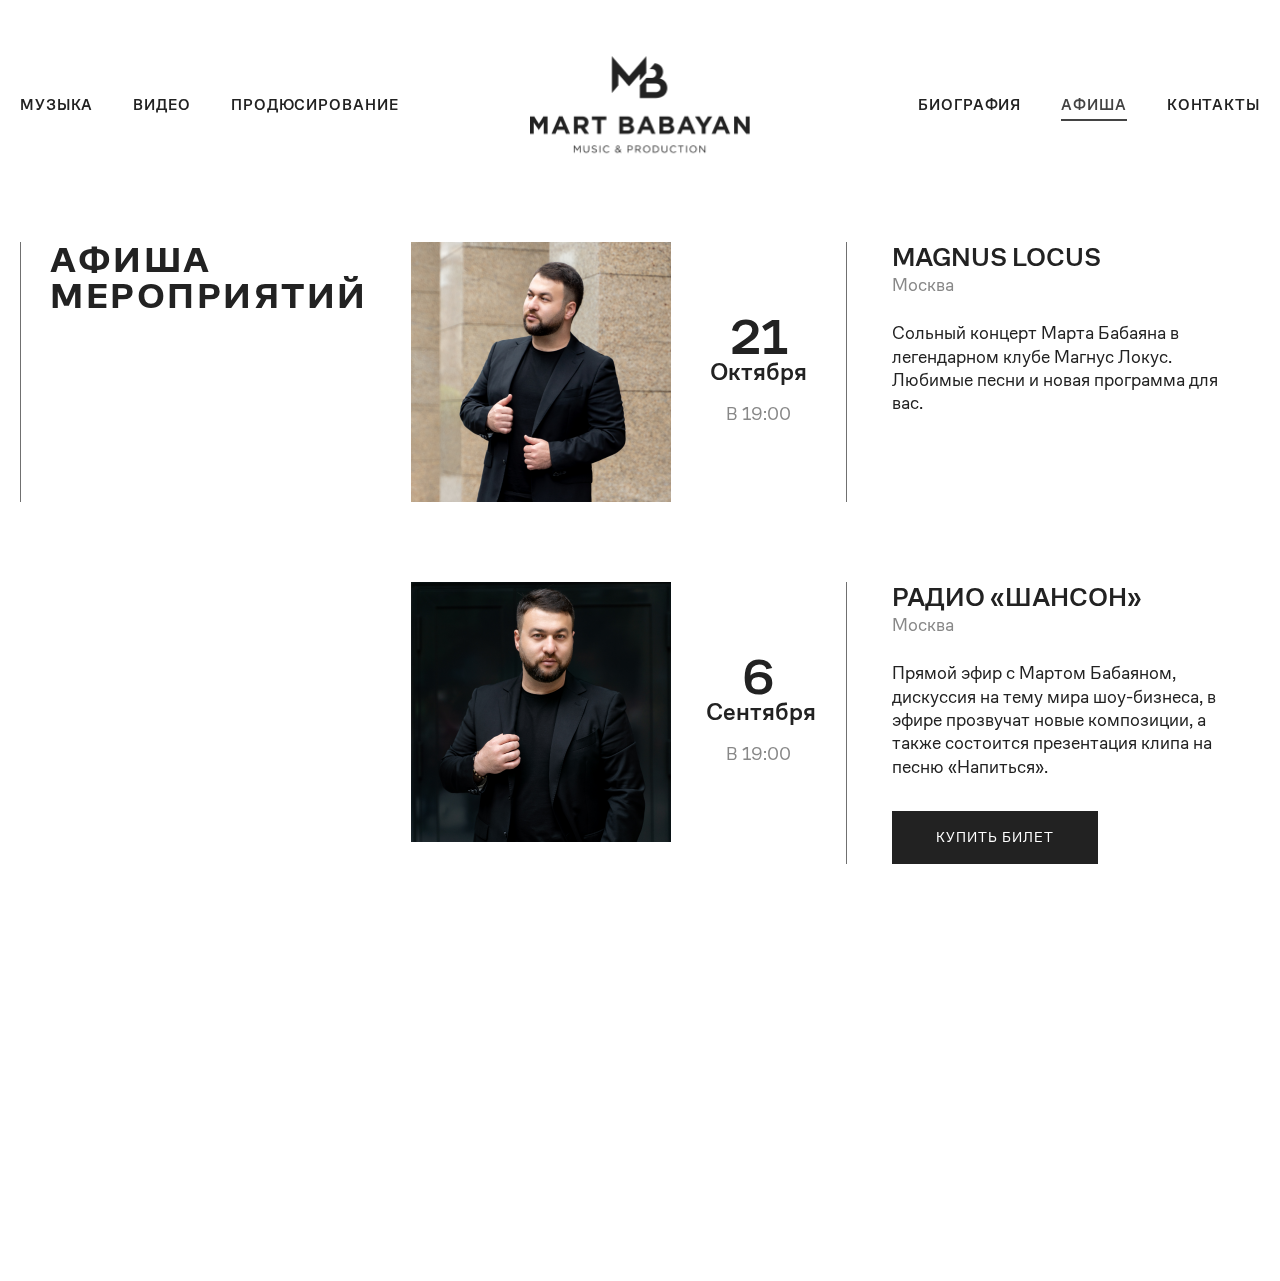
<file: afisha.html>
<!DOCTYPE html>
<html lang="en">

<head>
  <meta charset="UTF-8" />
  <meta name="viewport" content="width=\, initial-scale=1.0" />
  <title>Афиша</title>
  <link rel="stylesheet" href="css/styles.css" />
</head>

<body>
  <header data-aos="fade" class="Header_header">
    <div class="Header_container">
      <nav class="Header_header_nav">
        <div class="ButtonGroup_button_group__container">
          <a class="Header_button_nav Header_button_nav_style-dark" href="/music.html">Музыка</a>
          <a class="Header_button_nav Header_button_nav_style-dark" href="/video.html">Видео</a>
          <a class="Header_button_nav Header_button_nav_style-dark" href="/production.html">Продюсирование</a>
        </div>
        <div class="ButtonGroup_button_group__container">
          <a class="Header_button_nav Header_button_nav_style-dark" href="/biography.html">Биография</a>
          <a class="Header_button_nav Header_button_nav_is-active Header_button_nav_style-dark"
            href="/afisha.html">Афиша</a>
          <a class="Header_button_nav Header_button_nav_style-dark" href="/contacts.html">Контакты</a>
        </div>
      </nav>
      <a href="/" class="Header_header_logo"><img class="Header_header_logo_image" src="images/logo-dark.png"
          alt="header_image" /></a>
    </div>
  </header>
  <main class="App_main-template__Vs7qB App_inner-template inner-template poster-template">
    <div class="PosterPage_container inner-template__container">
      <div class="afisha-list">
        <div class="Poster_poster-title poster-template__title">
          <div class="Poster_title_container title-box">
            <div data-aos="zoom-in-up" class="line title-box__line"></div>
            <h1 data-aos="fade-right" class="Poster_title_name">Афиша мероприятий</h1>
          </div>
        </div>
        <div class="Poster_poster-list">
          <div data-aos="fade-up" class="PosterCard_poster-list-item">
            <div class="PosterCard_item_container">
              <div class="PosterCard_item_image">
                <img class="PosterCard_item_image_value" src="images/poster_image_1.png" alt="poster_image_1" />
              </div>
              <div class="PosterCard_item_date">
                <p class="PosterCard_item_date_value PosterCard_item_date_number">
                  21
                </p>
                <p class="PosterCard_item_date_value PosterCard_item_date_month">
                  Октября
                </p>
                <p class="PosterCard_item_date_value PosterCard_item_date_time">
                  В 19:00
                </p>
              </div>
              <div class="PosterCard_item_description">
                <p class="PosterCard_item_name">Magnus Locus</p>
                <span class="PosterCard_item_location">Москва</span>
                <div class="PosterCard_item_text">
                  <p>
                    Сольный концерт Марта Бабаяна в легендарном клубе Магнус
                    Локус. Любимые песни и новая программа для вас.
                  </p>
                </div>
              </div>
            </div>
            <div class="PosterCard_poster_third__section"></div>
          </div>
          <div data-aos="fade-up" data-aos-delay="50" class="PosterCard_poster-list-item">
            <div class="PosterCard_item_container">
              <div class="PosterCard_item_image">
                <img class="PosterCard_item_image_value" src="images/poster_image_2.png" alt="poster_image_1" />
              </div>
              <div class="PosterCard_item_date">
                <p class="PosterCard_item_date_value PosterCard_item_date_number">
                  6
                </p>
                <p class="PosterCard_item_date_value PosterCard_item_date_month">
                  Сентября
                </p>
                <p class="PosterCard_item_date_value PosterCard_item_date_time">
                  В 19:00
                </p>
              </div>
              <div class="PosterCard_item_description">
                <p class="PosterCard_item_name">РАДИО «ШАНСОН»</p>
                <span class="PosterCard_item_location">Москва</span>
                <div class="PosterCard_item_text">
                  <p>
                    Прямой эфир с Мартом Бабаяном, дискуссия на
                    тему мира шоу-бизнеса, в эфире прозвучат новые
                    композиции, а также состоится презентация
                    клипа на песню «Напиться».
                  </p>
                </div>
                <a href="#" class="PosterCard_item_link">Купить билет</a>
              </div>
            </div>
            <div class="PosterCard_poster_third__section"></div>
          </div>
        </div>
        <!-- BEGIN pagination -->
        <div data-aos="fade-up" data-aos-delay="50" class="pagination poster-template__pagination">
          <a href="#" class="pagination__all-link">Показать еще</a>
          <div class="pagination__numbers">
            <a href="#" class="pagination__numbers-value pagination__numbers-value_is-active">1</a>
            <a href="#" class="pagination__numbers-value">2</a>
            <a href="#" class="pagination__numbers-value">3</a>
          </div>
          <a href="#" class="pagination__next">
            <svg class="pagination__next-icon-desktop" xmlns="http://www.w3.org/2000/svg" width="43.609"
              height="18.785">
              <g fill="none" stroke="#666" stroke-width="1.5" data-name="Group 151">
                <path d="m33.688 18.255 8.862-8.862L33.688.531" data-name="Path 496" />
                <path d="M0 9.393h42.109" data-name="Line 25" />
              </g>
            </svg>
            <svg class="pagination__next-icon-mobile" xmlns="http://www.w3.org/2000/svg" width="33.551" height="14.452"
              viewBox="0 0 33.551 14.452">
              <g id="Group_182" data-name="Group 182" transform="translate(300.382 -2611.874)">
                <path id="Контур_496" data-name="Контур 496"
                  d="M8869.283,22.922l-.815-.816,6.411-6.41-6.411-6.41.815-.816,7.227,7.226Z"
                  transform="translate(-9143.341 2603.404)" fill="#666" />
                <path id="Линия_25" data-name="Линия 25" d="M32.4.4H0V-.75H32.4Z"
                  transform="translate(-300.382 2619.273)" fill="#666" />
              </g>
            </svg>

          </a>
        </div>
        <!-- END pagination -->
      </div>
    </div>
  </main>
  <footer data-aos="fade" class="Footer_footer_container">
    <div class="Footer_container">
      <div class="Footer_footer_links">
        <div class="Footer_first_group_links">
          <a href="/">Telegram</a><a href="/">Vk</a><a href="/">Ok</a><a href="/">Youtube</a>
        </div>
        <div class="Footer_second_group_links">
          <a href="/">Apple music</a><a href="/">Яндекс.музыка</a>
        </div>
      </div>
      <div class="Footer_footer_text">
        <p>&copy; 2023 г. Март Бабаян - официальный сайт.</p>
      </div>
      <div class="Footer_footer_logic">
        <p>Создание сайта <a href="/">Logic</a></p>
      </div>
    </div>
  </footer>
  <!-- BEGIN mobile menu -->
  <label for="check" class="BurgerMenu_button_burger">
    <input type="checkbox" id="check" />
    <span></span>
    <span></span>
  </label>
  <div class="BurgerMenu_menu">
    <img class="BurgerMenu_image" src="images/logo-dark.png" alt="Header Image" />
    <div class="BurgerMenu_links">
      <a href="/music.html">Музыка</a><a href="/video">Видео</a><a href="/production.html">Продюсирование</a><a
        href="/biography.html">Биография</a><a href="/afisha">Афиша</a><a href="/contacts.html">Контакты</a>
    </div>
  </div>
  <!-- END mobile menu -->
  <script src="js/script.js"></script>
</body>

</html>
</file>
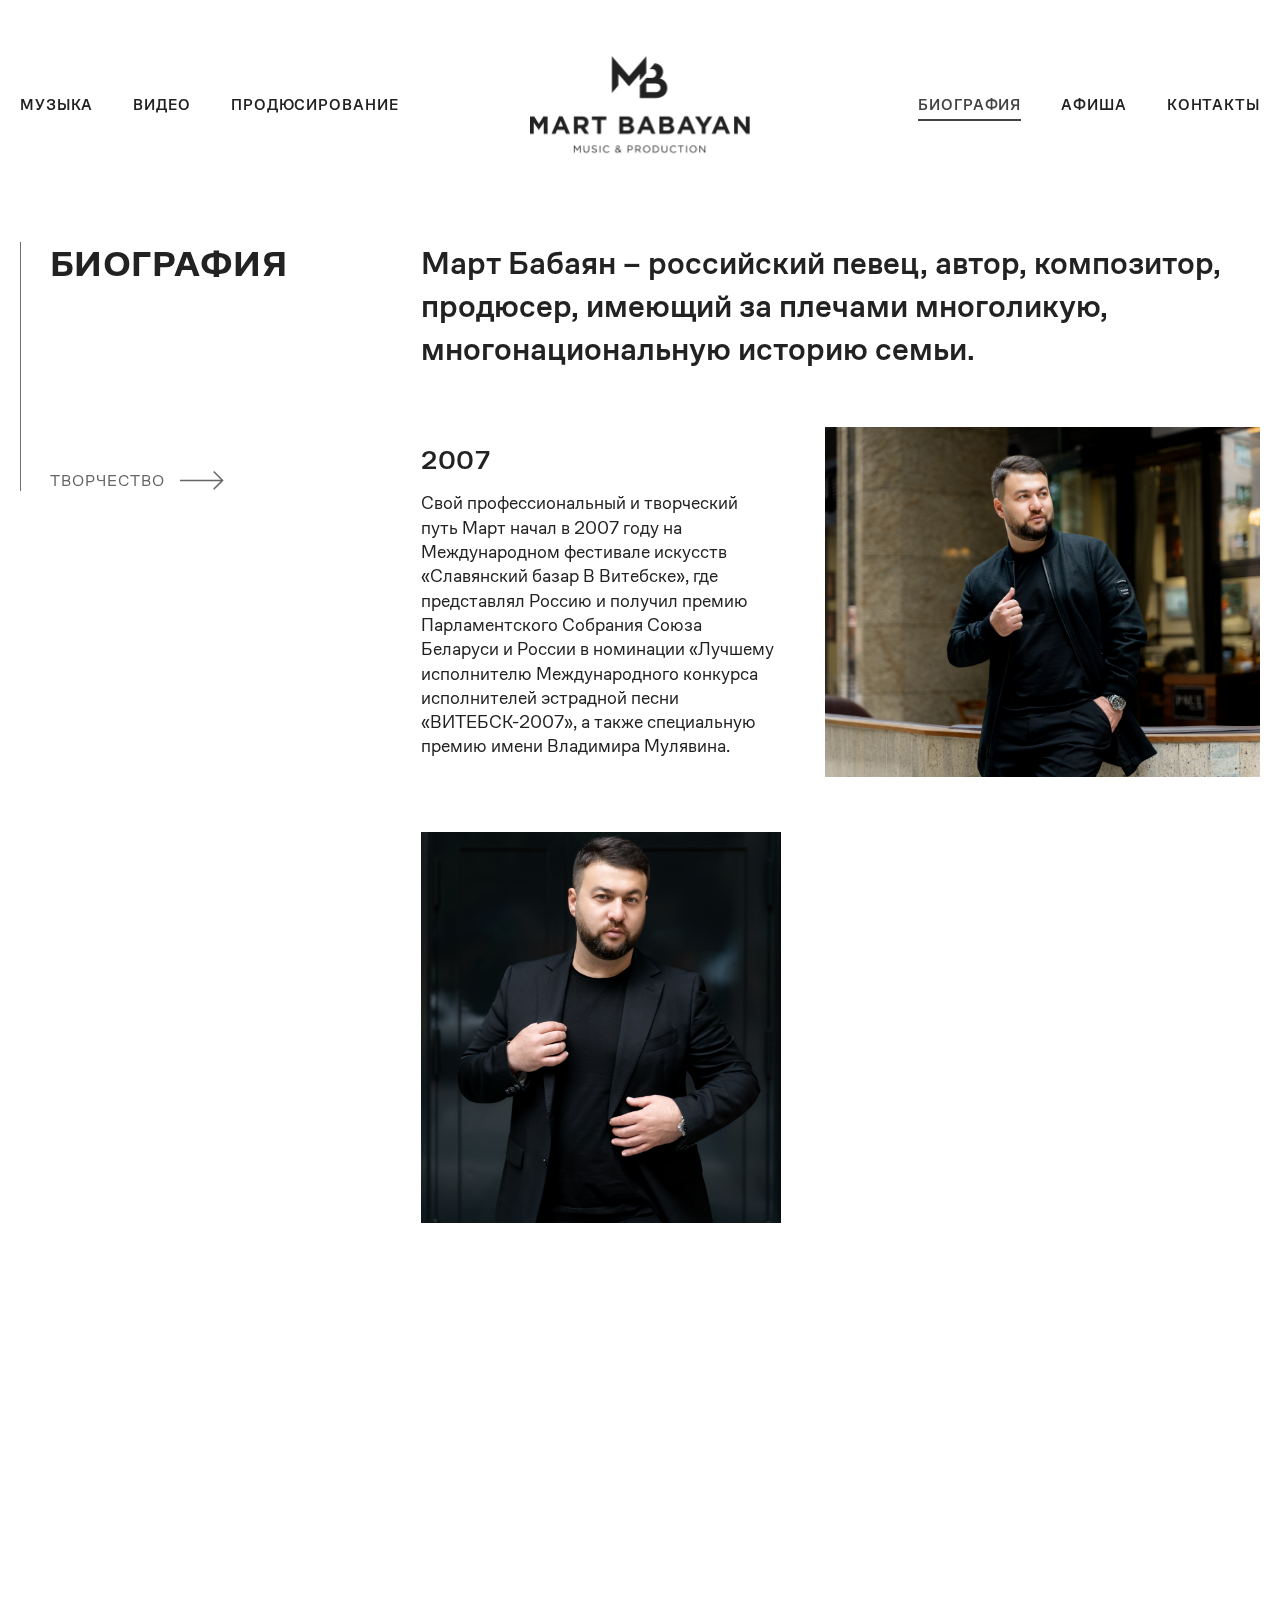
<file: biography.html>
<!DOCTYPE html>
<html lang="en">

<head>
    <meta charset="UTF-8" />
    <meta name="viewport" content="width=device-width, initial-scale=1.0" />
    <title>Биография</title>
    <link rel="stylesheet" href="css/styles.css" />
</head>

<body>
    <header data-aos="fade" class="Header_header">
        <div class="Header_container">
            <nav class="Header_header_nav">
                <div class="ButtonGroup_button_group__container">
                    <a class="Header_button_nav Header_button_nav_style-dark" href="/music.html">Музыка</a>
                    <a class="Header_button_nav Header_button_nav_style-dark" href="/video.html">Видео</a>
                    <a class="Header_button_nav Header_button_nav_style-dark" href="/production.html">Продюсирование</a>
                </div>
                <div class="ButtonGroup_button_group__container">
                    <a class="Header_button_nav Header_button_nav_is-active Header_button_nav_style-dark"
                        href="/biography.html">Биография</a>
                    <a class="Header_button_nav Header_button_nav_style-dark" href="/afisha.html">Афиша</a>
                    <a class="Header_button_nav Header_button_nav_style-dark" href="/contacts.html">Контакты</a>
                </div>
            </nav>
            <a href="/" class="Header_header_logo"><img class="Header_header_logo_image" src="images/logo-dark.png"
                    alt="header_image" /></a>
        </div>
    </header>
    <main class="App_main-template App_inner-template inner-template biography-template">
        <div class="Biography_container inner-template__container">
            <div class="Biography_main">
                <div class="inner-template__col">
                    <div class="page-title biography-template__title title-box">
                        <div data-aos="zoom-in-up" class="line title-box__line"></div>
                        <h1 data-aos="fade-right" class="page-title__value">Биография</h1>
                        <a data-aos="fade-up" data-aos-delay="350" href="/music.html" class="page-title__link">
                            <span class="page-title__link-name">Творчество</span>
                            <svg xmlns="http://www.w3.org/2000/svg" width="43.608" height="19">
                                <g fill="none" stroke="#666" stroke-width="1.5" data-name="Group 159">
                                    <path d="m33.688 18.255 8.862-8.862L33.688.531" data-name="Path 496" />
                                    <path d="M0 9.393h42.109" data-name="Line 25" />
                                </g>
                            </svg>
                        </a>
                    </div>
                </div>
                <div class="Biography_second_block inner-template__col inner-template__col_is-wider text-template">
                    <h2 data-aos="fade-up" class="text-template__title">Март Бабаян – российский певец, автор, композитор, продюсер,
                        имеющий за плечами многоликую, многонациональную историю семьи.</h2>
                    <div class="text-template__content">
                        <div class="text-template__section text-template__section-grid">
                            <div data-aos="fade-up" class="order-2 text-template__section-content">
                                <h2>2007</h2>
                                <p>Свой профессиональный и творческий путь Март начал в
                                    2007 году на Международном фестивале искусств «Славянский базар В Витебске», где
                                    представлял Россию и получил премию Парламентского Собрания Союза Беларуси и
                                    России в
                                    номинации «Лучшему исполнителю Международного конкурса исполнителей эстрадной
                                    песни «ВИТЕБСК-2007», а также специальную премию имени Владимира Мулявина.</p>
                            </div>
                            <div data-aos="fade-up" data-aos-delay="50" class="order-1 text-template__section-img text-template__section-img_435">
                                <img src="images/biography_photo_1.png" alt="biography_photo_4">
                            </div>
                        </div>
                        <div class="text-template__section text-template__section-grid">
                            <div data-aos="fade-up" class="text-template__section-img text-template__section-img_360">
                                <img src="images/biography_photo_2.png" alt="biography_photo_4">
                            </div>
                            <div data-aos="fade-up" data-aos-delay="50" class="text-template__section-content">
                                <h3>2008</h3>
                                <p>В 2008 году Март стал лауреатом Международного
                                    конкурса «Ялта-Транзит-Москва» и обладателем 3-ей премии. Диплом лауреата Марту
                                    вручал Народный артист СССР Иосиф Давыдович Кобзон.</p>
                                <p>Наставником и продюсером Марта в ту пору была Заслуженная артистка России
                                    Ирина Отиева, которая оказала неоценимое участие в становлении артиста.</p>
                            </div>
                        </div>
                        <div class="text-template__section">
                            <div data-aos="fade-up" class="text-template__section-content">
                                <p>С 2012 года Март работал с экс-продюсером Николая Баскова и директором
                                    «Ласкового май» - Рашидом Дайрабаевым. В это время был выпущен сингл
                                    «Континенты», звучавший на топовых музыкальных радиостанциях и каналах.</p>
                                <p>После разрыва отношений с Дайрабаевым Март начал сотрудничать с новым
                                    продюсером — Софией Гулян, с которой в тот же год было принято решение об
                                    участии Марта в конкурсе «THE VOICE of Armenia», где он стал финалистом.
                                    Работа в творческом тандеме продлилась вплоть до 2018 года.</p>
                                <p>Песни, написанные Мартом: «Ты моя любовь» (2015), «Полетели дни» - дуэт с
                                    певицей Зарой (2016), «Миллион» (2017).</p>
                                <img src="images/biography_photo_3.png" alt="biography_photo_3">
                                <p>Песни «Миллион» и «Полетели дни» так полюбились зрителю, что собрали 18
                                    миллионов просмотров. Эти песни наполняют лучшими, чистыми чувствами и
                                    радостью. А уникальный, искренний трек «Папина дочка» (2018), пронизанный
                                    любовью к дочери, стал любимой песней всех отцов, воспитавших и вырастивших
                                    девочек. Он трогает за душу каждым словом и нотой, трек получился честным и
                                    пошел в народ, теперь он звучит на свадьбах так же часто, как
                                    марш Мендельсона.</p>
                                <p>Март состоялся как автор. Он стал автором песен для многих известных
                                    исполнителей: Стаса Михайлова, Зары, Афины, Этери Бериашвили, Анны
                                    Семенович.</p>
                            </div>
                        </div>
                        <div class="text-template__section text-template__section-grid">
                            <div data-aos="fade-up" class="text-template__section-content">
                                <h3>Настоящее время</h3>
                                <p>В настоящее время Март, помимо сольной карьеры, много занимается
                                    продюсированием. В частности, он стал автором и продюсером музыкального
                                    творчества известного и популярного психолога Марка Бартона. В этом
                                    тандеме
                                    уже выпущена песня «Одиночество», ставшая визитной карточкой Марка
                                    Бартона. Готовится к выходу альбом Марка Бартона.</p>
                                <p>Март является музыкальным продюсером проекта Михаила Гуцериева «Цветная
                                    Азия», постоянным участником музыкального марафона «Эх, Разгуляй». В
                                    арсенале артиста выступления на крупнейших концертных площадках России:
                                    Государственный Кремлёвский Дворец, Лужники.</p>
                            </div>
                            <div data-aos="fade-up" data-aos-delay="50" class="text-template__section-img text-template__section-img_430">
                                <img src="images/biography_photo_4.png" alt="biography_photo_4">
                            </div>
                        </div>
                        <div class="text-template__section">
                            <div data-aos="fade-up" class="text-template__section-content">
                                <p>Творческий потенциал Марта Бабаяна неиссякаем. В его авторском багаже
                                    множество песен, написанных как для самого себя, так и для других артистов.
                                    Выпущено 6 студийных альбомов, пишется седьмой и инструментальный альбомы
                                </p>
                                <p>Песня «Континенты», созданная в 2012 году, до сих пор звучит и остается
                                    актуальной. Ни одно свадебное торжество не обходится без его песен о любви
                                    «Миллионы» и «Папина дочка». Март фонтанирует идеями и пронзает душу
                                    чувственными текстами и музыкой.</p>
                            </div>
                        </div>
                    </div>
                </div>
            </div>
        </div>
    </main>
    <footer data-aos="fade" class="Footer_footer_container">
        <div class="Footer_container">
            <div class="Footer_footer_links">
                <div class="Footer_first_group_links">
                    <a href="/">Telegram</a><a href="/">Vk</a><a href="/">Ok</a><a href="/">Youtube</a>
                </div>
                <div class="Footer_second_group_links">
                    <a href="/">Apple music</a><a href="/">Яндекс.музыка</a>
                </div>
            </div>
            <div class="Footer_footer_text">
                <p>&copy; 2023 г. Март Бабаян - официальный сайт.</p>
            </div>
            <div class="Footer_footer_logic">
                <p>Создание сайта <a href="/">Logic</a></p>
            </div>
        </div>
    </footer>
    <!-- BEGIN mobile menu -->
    <label for="check" class="BurgerMenu_button_burger">
        <input type="checkbox" id="check" />
        <span></span>
        <span></span>
    </label>
    <div class="BurgerMenu_menu">
        <img class="BurgerMenu_image" src="images/logo-dark.png" alt="Header Image" />
        <div class="BurgerMenu_links">
            <a href="/music.html">Музыка</a><a href="/video">Видео</a><a href="/production.html">Продюсирование</a><a
                href="/biography.html">Биография</a><a href="/afisha">Афиша</a><a href="/contacts.html">Контакты</a>
        </div>
    </div>
    <!-- END mobile menu -->
    <script src="js/script.js"></script>
</body>

</html>
</file>
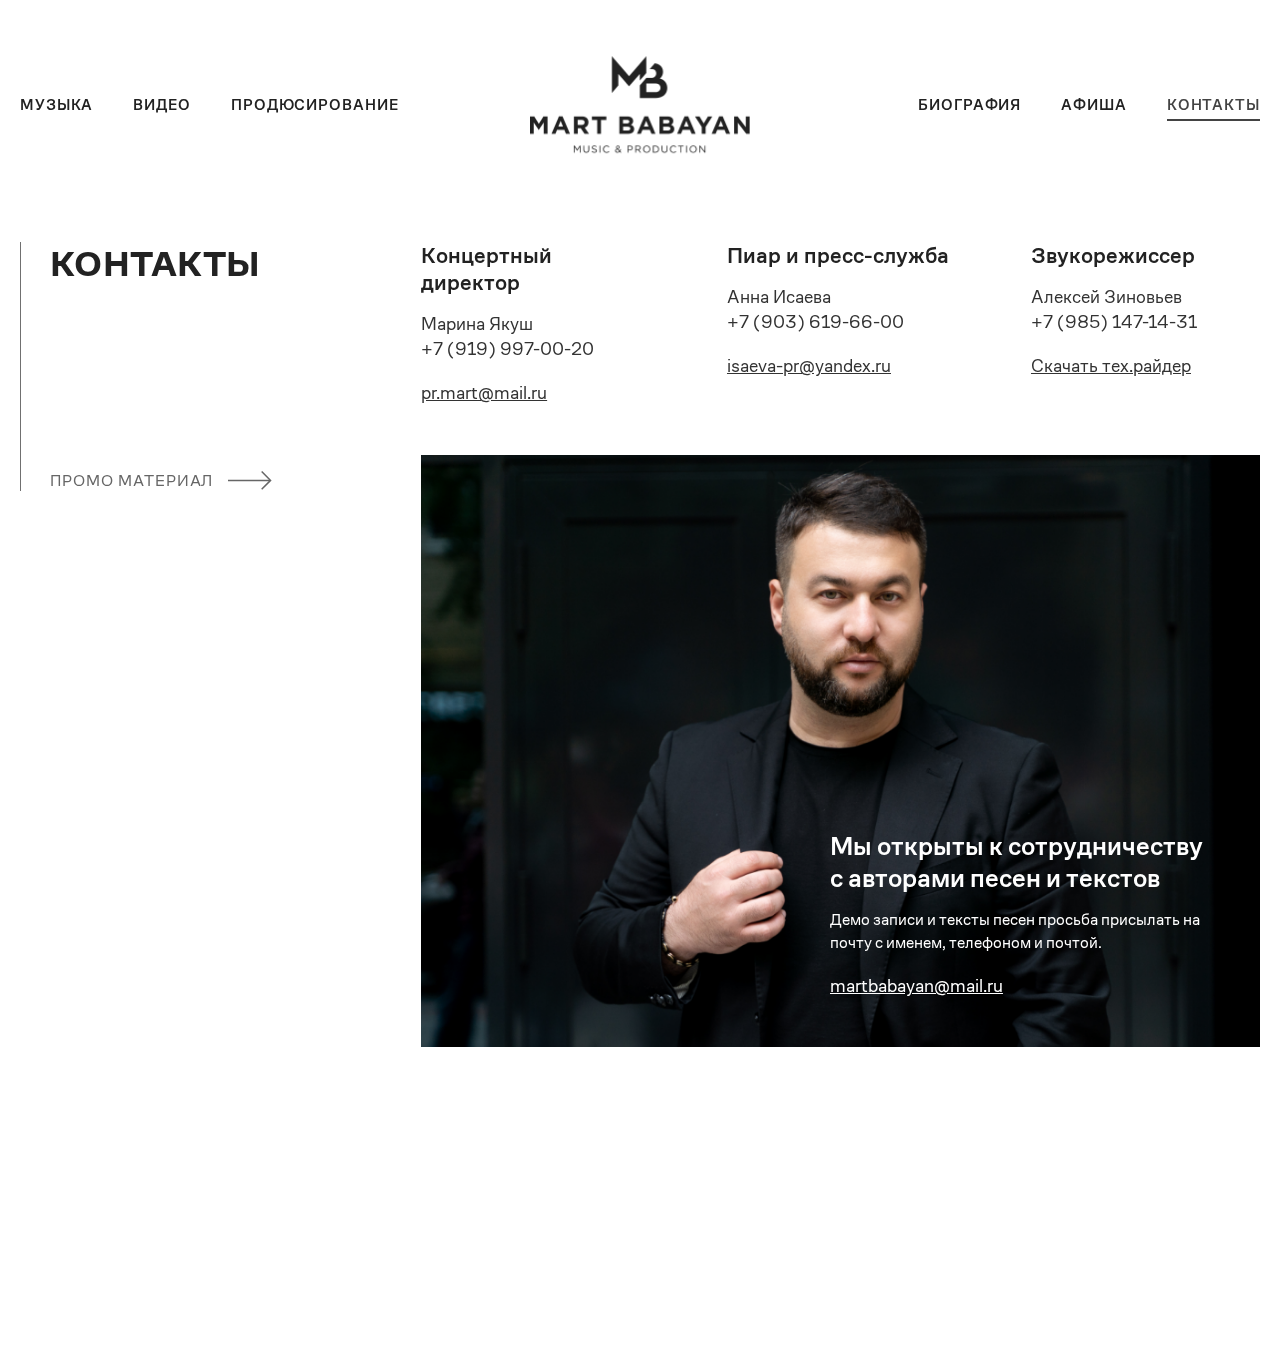
<file: contacts.html>
<!DOCTYPE html>
<html lang="ru">

<head>
  <meta charset="UTF-8" />
  <meta name="viewport" content="width=device-width, initial-scale=1.0" />
  <title>Контакты</title>
  <link rel="stylesheet" href="css/styles.css" />
</head>

<body>
  <header data-aos="fade" class="Header_header">
    <div class="Header_container">
      <nav class="Header_header_nav">
        <div class="ButtonGroup_button_group__container">
          <a class="Header_button_nav Header_button_nav_style-dark" href="/music.html">Музыка</a>
          <a class="Header_button_nav Header_button_nav_style-dark" href="/video.html">Видео</a>
          <a class="Header_button_nav Header_button_nav_style-dark" href="/production.html">Продюсирование</a>
        </div>
        <div class="ButtonGroup_button_group__container">
          <a class="Header_button_nav Header_button_nav_style-dark" href="/biography.html">Биография</a>
          <a class="Header_button_nav Header_button_nav_style-dark" href="/afisha.html">Афиша</a>
          <a class="Header_button_nav Header_button_nav_is-active Header_button_nav_style-dark"
            href="/contacts.html">Контакты</a>
        </div>
      </nav>
      <a href="/" class="Header_header_logo"><img class="Header_header_logo_image" src="images/logo-dark.png"
          alt="header_image" /></a>
    </div>
  </header>
  <main class="App_main-template App_inner-template inner-template contacts-template">
    <div class="Contacts_container inner-template__container">
      <div class="Contacts_title_block">
        <div class="Contacts_container__col inner-template__col">
          <div class="page-title contacts-template__title title-box">
            <div data-aos="zoom-in-up" class="line title-box__line"></div>
            <h1 data-aos="fade-right" class="page-title__value">Контакты</h1>
            <a data-aos="fade-up" data-aos-delay="350" download href="#" class="page-title__link">
              <span class="page-title__link-name">Промо материал</span>
              <svg xmlns="http://www.w3.org/2000/svg" width="43.608" height="19">
                <g fill="none" stroke="#666" stroke-width="1.5" data-name="Group 159">
                  <path d="m33.688 18.255 8.862-8.862L33.688.531" data-name="Path 496" />
                  <path d="M0 9.393h42.109" data-name="Line 25" />
                </g>
              </svg>
            </a>
          </div>
        </div>
        <div class="Contacts_container__col inner-template__col inner-template__col_is-wider Contacts_photo_block">
          <div class="Contacts_title_blocks">
            <div data-aos="fade-up" data-aos-delay="400" class="Contacts_title_block_info">
              <p class="Contacts_title_block_info_text">Концертный директор</p>
              <p class="Contacts_title_block_info_text_2">Марина Якуш
                <a href="tel:79199970020">+7 (919) 997-00-20</a>
              </p>
              <a download class="Contacts_links_decoration" href="mailto:pr.mart@mail.ru">pr.mart@mail.ru</a>
            </div>
            <div data-aos="fade-up" data-aos-delay="450" class="Contacts_title_block_info">
              <p class="Contacts_title_block_info_text">Пиар и пресс-служба</p>
              <p class="Contacts_title_block_info_text_2">Анна Исаева
                <a download href="tel:79036196600">+7 (903) 619-66-00</a>
              </p>
              <a class="Contacts_links_decoration" href="mailto:isaeva-pr@yandex.ru">isaeva-pr@yandex.ru</a>
            </div>
            <div data-aos="fade-up" data-aos-delay="500" class="Contacts_title_block_info">
              <p class="Contacts_title_block_info_text">Звукорежиссер</p>
              <p class="Contacts_title_block_info_text_2">Алексей Зиновьев
                <a href="tel:79851471431">+7 (985) 147-14-31</a>
              </p>
              <a download class="Contacts_links_decoration" href="#">Скачать тех.райдер</a>
            </div>
          </div>
          <a data-aos="fade-up" data-aos-delay="550" download href="#" class="all-link contacts-template__all-link">Промо материал
            <svg xmlns="http://www.w3.org/2000/svg" width="27.858" height="12">
              <g fill="#666" data-name="Group 175">
                <path d="m21.858 12-.678-.678L26.503 6 21.18.678 21.858 0l6 6Z" data-name="Контур 496" />
                <path d="M26.9 6.479H0v-.958h26.9Z" data-name="Линия 25" />
              </g>
            </svg>
          </a>
          <img data-aos="fade-up" data-aos-delay="550" class="Contacts_music_photo" src="images/contact_photo.png" alt="contact_photo" />
          <img data-aos="fade-up" data-aos-delay="600" class="Contacts_music_photo_small" src="images/contact_photo_2.png" alt="contact_photo_2" />
          <div data-aos="fade-up" data-aos-delay="600" class="Contacts_hidden_text">
            <p class="Contacts_title_block_info_text">Мы открыты к сотрудничеству с авторами песен и текстов</p>
            <p class="Contacts_title_block_info_text_2">Демо записи и тексты песен просьба присылать на почту с именем,
              телефоном и почтой.</p>
            <a class="Contacts_links_decoration" href="mailto:martbabayan@mail.ru">martbabayan@mail.ru</a>
          </div>
        </div>
      </div>
    </div>
  </main>
  <footer data-aos="fade" class="Footer_footer_container">
    <div class="Footer_container">
      <div class="Footer_footer_links">
        <div class="Footer_first_group_links">
          <a href="/">Telegram</a><a href="/">Vk</a><a href="/">Ok</a><a href="/">Youtube</a>
        </div>
        <div class="Footer_second_group_links">
          <a href="/">Apple music</a><a href="/">Яндекс.музыка</a>
        </div>
      </div>
      <div class="Footer_footer_text">
        <p>&copy; 2023 г. Март Бабаян - официальный сайт.</p>
      </div>
      <div class="Footer_footer_logic">
        <p>Создание сайта <a href="/">Logic</a></p>
      </div>
    </div>
  </footer>
  <!-- BEGIN mobile menu -->
  <label for="check" class="BurgerMenu_button_burger">
    <input type="checkbox" id="check" />
    <span></span>
    <span></span>
  </label>
  <div class="BurgerMenu_menu">
    <img class="BurgerMenu_image" src="images/logo-dark.png" alt="Header Image" />
    <div class="BurgerMenu_links">
      <a href="/music.html">Музыка</a><a href="/video">Видео</a><a href="/production.html">Продюсирование</a><a
        href="/biography.html">Биография</a><a href="/afisha">Афиша</a><a href="/contacts.html">Контакты</a>
    </div>
  </div>
  <!-- END mobile menu -->
  <script src="js/script.js"></script>
</body>

</html>
</file>
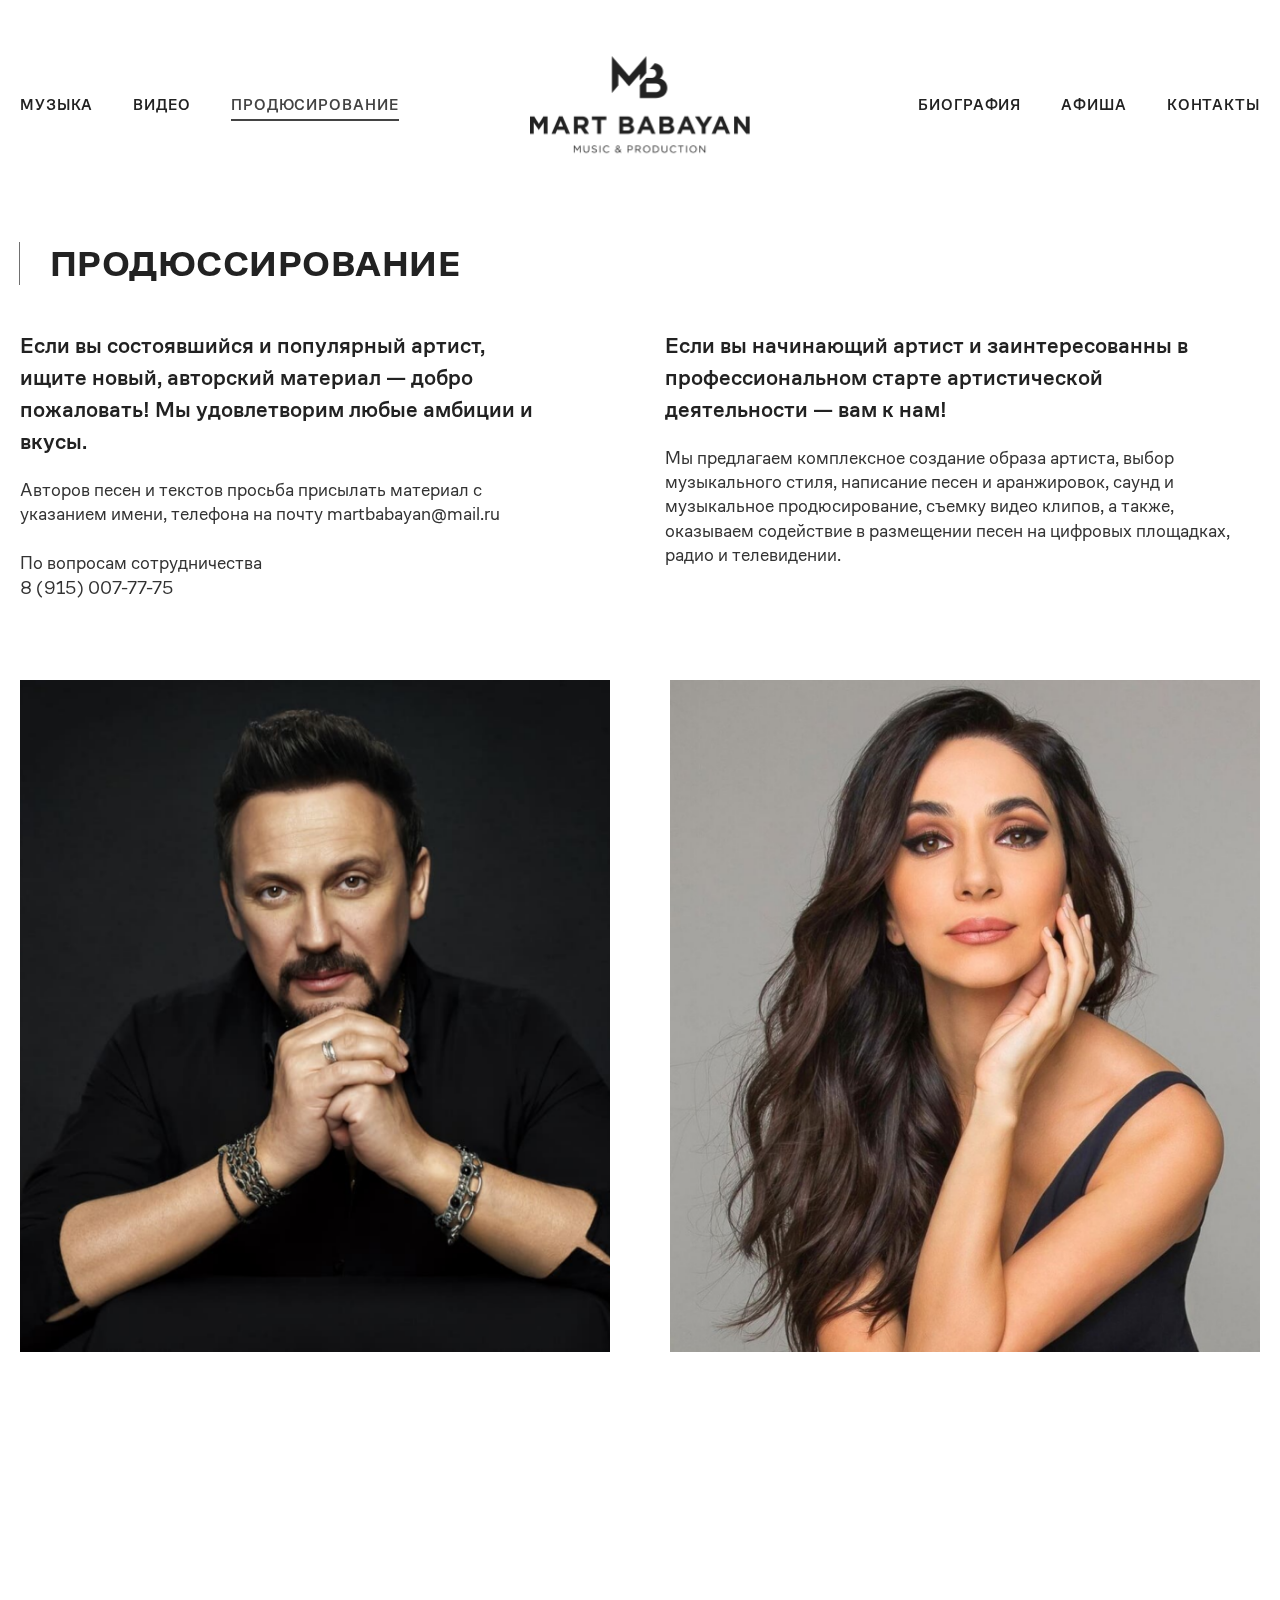
<file: production.html>
<!DOCTYPE html>
<html lang="en">

<head>
  <meta charset="UTF-8" />
  <meta name="viewport" content="width=device-width, initial-scale=1.0" />
  <title>Продакш</title>
  <link rel="stylesheet" href="css/styles.css" />
</head>

<body>
  <header data-aos="fade" class="Header_header">
    <div class="Header_container">
      <nav class="Header_header_nav">
        <div class="ButtonGroup_button_group__container">
          <a class="Header_button_nav Header_button_nav_style-dark" href="/music.html">Музыка</a>
          <a class="Header_button_nav Header_button_nav_style-dark" href="/video.html">Видео</a>
          <a class="Header_button_nav Header_button_nav_is-active Header_button_nav_style-dark"
            href="/production.html">Продюсирование</a>
        </div>
        <div class="ButtonGroup_button_group__container">
          <a class="Header_button_nav Header_button_nav_style-dark" href="/biography.html">Биография</a>
          <a class="Header_button_nav Header_button_nav_style-dark" href="/afisha.html">Афиша</a>
          <a class="Header_button_nav Header_button_nav_style-dark" href="/contacts.html">Контакты</a>
        </div>
      </nav>
      <a href="/" class="Header_header_logo"><img class="Header_header_logo_image" src="images/logo-dark.png"
          alt="header_image" /></a>
    </div>
  </header>
  <main class="App_main-template__Vs7qB App_inner-template inner-template production-template">
    <div class="Production_container production-template__container inner-template__container">
      <div data-aos="fade-up" class="page-title production-template__title">
        <h1 class="page-title__value">Продюссирование</h1>
      </div>
      <div class="Production_maix">
        <div class="Production_title_container">
          <div data-aos="fade-up" data-aos-delay="50" class="Production_title_container_col Production_title_container_left">
            <div class="Production_title_container_text_1 top-text-1-left">
              <p>Если вы состоявшийся и популярный артист,</br>ищите новый,
                авторский материал — добро пожаловать! Мы удовлетворим любые
                амбиции и вкусы.</p>
            </div>
            <div class="Production_title_container_text_2 top-text-2-left">
              <p>
                Авторов песен и текстов просьба присылать материал с
                указанием имени, телефона на почту martbabayan@mail.ru
              </p>
              <p>
                По вопросам сотрудничества</br>8 (915) 007-77-75
              </p>
            </div>
          </div>
          <div data-aos="fade-up" data-aos-delay="50" class="Production_title_container_col Production_title_container_right">
            <div class="Production_title_container_text_1 top-text-3-right">
              <p>Если вы начинающий артист и заинтересованны в профессиональном
                старте артистической деятельности — вам к нам!</p>
            </div>
            <div class="Production_title_container_text_2_right top-text-4-right">
              <p>Мы предлагаем комплексное создание образа артиста, выбор
                музыкального стиля, написание песен и аранжировок, саунд и
                музыкальное продюсирование, съемку видео клипов, а также,
                оказываем содействие в размещении песен на цифровых площадках,
                радио и телевидении.</p>
            </div>
          </div>
        </div>
      </div>
      <div class="Production_photo_container">
        <div class="Production_first_photo_block production-content__section">
          <div class="production-content__section-col">
            <div class="Production_stas_block">
              <img data-aos="fade-up" class="Production_image" src="images/stas_photo.png" alt="stas" />
              <div class="Production_photo_title">
                <div data-aos="fade-up" class="Production_name_title">Стас Михайлов</div>
                <div data-aos="fade-up" class="Production_photo_subtitle Production_stas_block_text">
                  <p>В рамках сотрудничества со Стасом Михайловым было написано
                    несколько песен. <br />
                    Первая - «ЛЕТЯТ САМОЛЁТЫ» прозвучала на концерте,
                    посвящённом 100-летию гражданской авиации России.</p>
                  <p>Музыка - Март Бабаян <br />
                    Стихи - Камета Берсанова</p>
                </div>
              </div>
            </div>
            <div class="Production_stas_block">
              <img data-aos="fade-up" class="Production_image" src="images/etery_photo.png" alt="etery" />
              <div class="Production_photo_title">
                <div data-aos="fade-up" class="Production_name_title">Этери Бериашвили</div>
                <div data-aos="fade-up" class="Production_photo_subtitle_etery Production_stas_block_text">
                  <p>
                    В сотрудничестве с певицей Этери Бериашвили было
                    спродюсировано и написано несколько песен, готовится к
                    выходу альбом.
                  </p>
                  <p>
                    Самая яркая песня - «ЛЕТЯТ САМОЛЁТЫ», на которую Этери уже
                    сняла клип. <br />
                    Музыка - Март Бабаян <br />Стихи - Камета Берсанова
                  </p>
                </div>
              </div>
            </div>
            <div class="Production_stas_block">
              <img data-aos="fade-up" class="Production_image_anna" src="images/anna_photo.png" alt="anna" />
              <div class="Production_photo_title">
                <div data-aos="fade-up" class="Production_name_title">Анна Семенович</div>
                <div data-aos="fade-up" class="Production_photo_subtitle_etery Production_stas_block_text">
                  <p>С певицей и телеведущей Анной Семенович был выпущен и спродюсирован дуэт на песню «ЛЮБИ», а также
                    снят клип.<br />Песня
                    продержалась в хит-параде три недели, как лучшая песня на
                    радио «Восток FM». <br />
                    Музыка - Март Бабаян <br />
                    Стихи - Анна Галкина</p>
                </div>
              </div>
            </div>
            <div class="Production_stas_block">
              <img data-aos="fade-up" class="Production_image" src="images/mark_photo.png" alt="mark" />
              <div class="Production_photo_title">
                <div data-aos="fade-up" class="Production_name_title">Марк Бартон</div>
                <div data-aos="fade-up" class="Production_photo_subtitle_etery Production_stas_block_text">
                  <p>Продюсером и автором практически всех песен является - Март
                    Бабаян. Творчески тандем певца и композитора с большим
                    опытом в индустрии музыки и ТОП-1 психолога России позволит
                    достичь Марку самых высоких вершин олимпа шоу-бизнеса и
                    стать популярным артистом российской эстрады.</p>
                </div>
              </div>
            </div>
          </div>
          <div class="production-content__section-col">
            <div class="Production_zara_block Production_stas_block">
              <img data-aos="fade-up" data-aos-delay="50" class="Production_image" src="images/zara_photo.png" alt="zara" />
              <div class="Production_photo_title">
                <div data-aos="fade-up" data-aos-delay="50" class="Production_name_title">Зара</div>
                <div data-aos="fade-up" data-aos-delay="50" class="Production_photo_subtitle_zara Production_stas_block_text">
                  <p>
                    В сотрудничестве с певицей Зарой был выпущен дуэт
                    «ПОЛЕТЕЛИ ДНИ».<br />
                    Продюсер - Март Бабаян<br />
                    Музыка - Ричард Мадленян<br />
                    Стихи - Аслан Гусейнов
                  </p>
                  <p>
                    Написана и спродюсирована песня «МАМОЧКА»<br />Музыка - Март
                    Бабаян<br />Стихи - Камета Берсанова
                  </p>
                  <p>
                    Написана песня «СТОП-СТОП»<br />Музыка - Март Бабаян<br />Стихи -
                    Анна Галкина
                  </p>
                </div>
              </div>
            </div>
            <div class="Production_zara_block Production_stas_block">
              <img data-aos="fade-up" data-aos-delay="50" class="Production_image" src="images/afina_photo.png" alt="afina" />
              <div class="Production_photo_title">
                <div data-aos="fade-up" data-aos-delay="50" class="Production_name_title">Афина</div>
                <div data-aos="fade-up" data-aos-delay="50" class="Production_photo_subtitle_zara Production_stas_block_text">
                  <p>
                    В сотрудничестве с певицей Афиной написан и спродюсирован
                    дуэт на песню «ЖАР-ПТИЦА» <br />
                    Музыка - Март Бабаян <br />
                    Стихи - Камета Берсанова
                  </p>
                  <p>
                    Написана и спродюсирована песня «ИСТИНА», которая
                    номинируется на премию «Шансон Года» 2023. <br />
                    Музыка - Март Бабаян <br />
                    Стихи - Камета Берсанова
                  </p>
                </div>
              </div>
            </div>
            <div class="Production_margarita_block Production_stas_block">
              <img data-aos="fade-up" data-aos-delay="50" class="Production_image" src="images/margarita_photo.png" alt="margarita" />
              <div class="Production_photo_title">
                <div data-aos="fade-up" data-aos-delay="50" class="Production_name_title">Маргарита Позоян</div>
                <div data-aos="fade-up" data-aos-delay="50" class="Production_photo_subtitle_zara Production_stas_block_text">
                  <p>С автором и певицей Маргаритой Позоян был спродюсирован и
                    выпущен дуэт, а также снят клип на песню «БЫЛО ИЛИ НЕТ».<br />
                    Музыка - Март Бабаян <br />
                    Стихи - Маргарита Позоян, Екатерина Ковская</p>
                </div>
              </div>
            </div>
            <div class="Production_igor_block Production_stas_block">
              <img data-aos="fade-up" data-aos-delay="50" class="Production_image" src="images/igor_photo.png" alt="igor" />
              <div class="Production_photo_title">
                <div data-aos="fade-up" data-aos-delay="50" class="Production_name_title">Игорь Рыбаков</div>
                <div data-aos="fade-up" data-aos-delay="50" class="Production_photo_subtitle_zara Production_stas_block_text">
                  <p>
                    Превосходная коллаборация - «ВЕДИ МЕНЯ НЕБО» <br />
                    Марк Бартон &amp; Игорь Рыбаков. <br />
                    Музыкальный продюсер, композитор песни - Март Бабаян. <br />
                    Стихи - Ира Эйфория. <br />
                    Планируется съемка клипа.
                  </p>
                </div>
              </div>
            </div>
          </div>
        </div>
        <div class="Production_mihail_block production-content__section">
          <img data-aos="fade-up" src="images/mihail_photo.png" alt="mihail" />
          <div data-aos="fade-up" data-aos-delay="50" class="Production_mihail_title">
            <h4 class="Production_name_title">Михаил Гуцериев</h4>
            <div class="production-content__text">
              <p>
                Песня - «ЦВЕТНАЯ АЗИЯ»<br />Стихи - Михаила Гуцериева.
                <br />Исполнители: Анатолий Полотно и Федя Карманов.
              </p>
              <p>
                Песня прозвучала на музыкальном марафоне «Ээхх, Разгуляй» и
                получила премию «Шансон года» 2022.
              </p>
              <p>
                Март Бабаян является музыкальным продюсером данного проекта.
              </p>
            </div>
          </div>
        </div>
      </div>
    </div>
  </main>
  <footer data-aos="fade" class="Footer_footer_container">
    <div class="Footer_container">
      <div class="Footer_footer_links">
        <div class="Footer_first_group_links">
          <a href="/">Telegram</a><a href="/">Vk</a><a href="/">Ok</a><a href="/">Youtube</a>
        </div>
        <div class="Footer_second_group_links">
          <a href="/">Apple music</a><a href="/">Яндекс.музыка</a>
        </div>
      </div>
      <div class="Footer_footer_text">
        <p>&copy; 2023 г. Март Бабаян - официальный сайт.</p>
      </div>
      <div class="Footer_footer_logic">
        <p>Создание сайта <a href="/">Logic</a></p>
      </div>
    </div>
  </footer>
  <!-- BEGIN mobile menu -->
  <label for="check" class="BurgerMenu_button_burger">
    <input type="checkbox" id="check" />
    <span></span>
    <span></span>
  </label>
  <div class="BurgerMenu_menu">
    <img class="BurgerMenu_image" src="images/logo-dark.png" alt="Header Image" />
    <div class="BurgerMenu_links">
      <a href="/music.html">Музыка</a><a href="/video">Видео</a><a href="/production.html">Продюсирование</a><a
        href="/biography.html">Биография</a><a href="/afisha">Афиша</a><a href="/contacts.html">Контакты</a>
    </div>
  </div>
  <!-- END mobile menu -->
  <script src="js/script.js"></script>
</body>

</html>
</file>
<file: css/styles.css>
:root{--f-spinner-width: 36px;--f-spinner-height: 36px;--f-spinner-color-1: rgba(0, 0, 0, 0.1);--f-spinner-color-2: rgba(17, 24, 28, 0.8);--f-spinner-stroke: 2.75}.f-spinner{margin:auto;padding:0;width:var(--f-spinner-width);height:var(--f-spinner-height)}.f-spinner svg{width:100%;height:100%;vertical-align:top;animation:f-spinner-rotate 2s linear infinite}.f-spinner svg *{stroke-width:var(--f-spinner-stroke);fill:none}.f-spinner svg *:first-child{stroke:var(--f-spinner-color-1)}.f-spinner svg *:last-child{stroke:var(--f-spinner-color-2);animation:f-spinner-dash 2s ease-in-out infinite}@keyframes f-spinner-rotate{100%{transform:rotate(360deg)}}@keyframes f-spinner-dash{0%{stroke-dasharray:1,150;stroke-dashoffset:0}50%{stroke-dasharray:90,150;stroke-dashoffset:-35}100%{stroke-dasharray:90,150;stroke-dashoffset:-124}}.f-throwOutUp{animation:.175s ease-out both f-throwOutUp}.f-throwOutDown{animation:.175s ease-out both f-throwOutDown}@keyframes f-throwOutUp{to{transform:translate3d(0, -150px, 0);opacity:0}}@keyframes f-throwOutDown{to{transform:translate3d(0, 150px, 0);opacity:0}}.f-zoomInUp{animation:var(--f-transition-duration, 0.2s) ease-out .1s both f-zoomInUp}.f-zoomOutDown{animation:var(--f-transition-duration, 0.2s) ease-out both f-zoomOutDown}@keyframes f-zoomInUp{from{transform:scale(0.975) translate3d(0, 16px, 0);opacity:0}to{transform:scale(1) translate3d(0, 0, 0);opacity:1}}@keyframes f-zoomOutDown{to{transform:scale(0.975) translate3d(0, 16px, 0);opacity:0}}.f-fadeIn{animation:var(--f-transition-duration, 0.2s) ease both f-fadeIn;z-index:2}.f-fadeOut{animation:var(--f-transition-duration, 0.2s) ease both f-fadeOut;z-index:1}@keyframes f-fadeIn{0%{opacity:0}100%{opacity:1}}@keyframes f-fadeOut{100%{opacity:0}}.f-fadeSlowIn{animation:var(--f-transition-duration, 0.5s) ease both f-fadeSlowIn;z-index:2}.f-fadeSlowOut{animation:var(--f-transition-duration, 0.5s) ease both f-fadeSlowOut;z-index:1}@keyframes f-fadeSlowIn{0%{opacity:0}100%{opacity:1}}@keyframes f-fadeSlowOut{100%{opacity:0}}.f-fadeFastIn{animation:var(--f-transition-duration, 0.2s) ease-out both f-fadeFastIn;z-index:2}.f-fadeFastOut{animation:var(--f-transition-duration, 0.2s) ease-out both f-fadeFastOut;z-index:2}@keyframes f-fadeFastIn{0%{opacity:.75}100%{opacity:1}}@keyframes f-fadeFastOut{100%{opacity:0}}.f-crossfadeIn{animation:var(--f-transition-duration, 0.2s) ease-out both f-crossfadeIn;z-index:2}.f-crossfadeOut{animation:calc(var(--f-transition-duration, 0.2s)*.5) linear .1s both f-crossfadeOut;z-index:1}@keyframes f-crossfadeIn{0%{opacity:0}100%{opacity:1}}@keyframes f-crossfadeOut{100%{opacity:0}}.f-slideIn.from-next{animation:var(--f-transition-duration, 0.85s) cubic-bezier(0.16, 1, 0.3, 1) f-slideInNext}.f-slideIn.from-prev{animation:var(--f-transition-duration, 0.85s) cubic-bezier(0.16, 1, 0.3, 1) f-slideInPrev}.f-slideOut.to-next{animation:var(--f-transition-duration, 0.85s) cubic-bezier(0.16, 1, 0.3, 1) f-slideOutNext}.f-slideOut.to-prev{animation:var(--f-transition-duration, 0.85s) cubic-bezier(0.16, 1, 0.3, 1) f-slideOutPrev}@keyframes f-slideInPrev{0%{transform:translateX(100%)}100%{transform:translate3d(0, 0, 0)}}@keyframes f-slideInNext{0%{transform:translateX(-100%)}100%{transform:translate3d(0, 0, 0)}}@keyframes f-slideOutNext{100%{transform:translateX(-100%)}}@keyframes f-slideOutPrev{100%{transform:translateX(100%)}}.f-classicIn.from-next{animation:var(--f-transition-duration, 0.85s) cubic-bezier(0.16, 1, 0.3, 1) f-classicInNext;z-index:2}.f-classicIn.from-prev{animation:var(--f-transition-duration, 0.85s) cubic-bezier(0.16, 1, 0.3, 1) f-classicInPrev;z-index:2}.f-classicOut.to-next{animation:var(--f-transition-duration, 0.85s) cubic-bezier(0.16, 1, 0.3, 1) f-classicOutNext;z-index:1}.f-classicOut.to-prev{animation:var(--f-transition-duration, 0.85s) cubic-bezier(0.16, 1, 0.3, 1) f-classicOutPrev;z-index:1}@keyframes f-classicInNext{0%{transform:translateX(-75px);opacity:0}100%{transform:translate3d(0, 0, 0);opacity:1}}@keyframes f-classicInPrev{0%{transform:translateX(75px);opacity:0}100%{transform:translate3d(0, 0, 0);opacity:1}}@keyframes f-classicOutNext{100%{transform:translateX(-75px);opacity:0}}@keyframes f-classicOutPrev{100%{transform:translateX(75px);opacity:0}}:root{--f-button-width: 40px;--f-button-height: 40px;--f-button-border: 0;--f-button-border-radius: 0;--f-button-color: #374151;--f-button-bg: #f8f8f8;--f-button-hover-bg: #e0e0e0;--f-button-active-bg: #d0d0d0;--f-button-shadow: none;--f-button-transition: all 0.15s ease;--f-button-transform: none;--f-button-svg-width: 20px;--f-button-svg-height: 20px;--f-button-svg-stroke-width: 1.5;--f-button-svg-fill: none;--f-button-svg-filter: none;--f-button-svg-disabled-opacity: 0.65}.f-button{display:flex;justify-content:center;align-items:center;box-sizing:content-box;position:relative;margin:0;padding:0;width:var(--f-button-width);height:var(--f-button-height);border:var(--f-button-border);border-radius:var(--f-button-border-radius);color:var(--f-button-color);background:var(--f-button-bg);box-shadow:var(--f-button-shadow);pointer-events:all;cursor:pointer;transition:var(--f-button-transition)}@media(hover: hover){.f-button:hover:not([disabled]){color:var(--f-button-hover-color);background-color:var(--f-button-hover-bg)}}.f-button:active:not([disabled]){background-color:var(--f-button-active-bg)}.f-button:focus:not(:focus-visible){outline:none}.f-button:focus-visible{outline:none;box-shadow:inset 0 0 0 var(--f-button-outline, 2px) var(--f-button-outline-color, var(--f-button-color))}.f-button svg{width:var(--f-button-svg-width);height:var(--f-button-svg-height);fill:var(--f-button-svg-fill);stroke:currentColor;stroke-width:var(--f-button-svg-stroke-width);stroke-linecap:round;stroke-linejoin:round;transition:opacity .15s ease;transform:var(--f-button-transform);filter:var(--f-button-svg-filter);pointer-events:none}.f-button[disabled]{cursor:default}.f-button[disabled] svg{opacity:var(--f-button-svg-disabled-opacity)}.f-carousel__nav .f-button.is-prev,.f-carousel__nav .f-button.is-next,.fancybox__nav .f-button.is-prev,.fancybox__nav .f-button.is-next{position:absolute;z-index:1}.is-horizontal .f-carousel__nav .f-button.is-prev,.is-horizontal .f-carousel__nav .f-button.is-next,.is-horizontal .fancybox__nav .f-button.is-prev,.is-horizontal .fancybox__nav .f-button.is-next{top:50%;transform:translateY(-50%)}.is-horizontal .f-carousel__nav .f-button.is-prev,.is-horizontal .fancybox__nav .f-button.is-prev{left:var(--f-button-prev-pos)}.is-horizontal .f-carousel__nav .f-button.is-next,.is-horizontal .fancybox__nav .f-button.is-next{right:var(--f-button-next-pos)}.is-horizontal.is-rtl .f-carousel__nav .f-button.is-prev,.is-horizontal.is-rtl .fancybox__nav .f-button.is-prev{left:auto;right:var(--f-button-next-pos)}.is-horizontal.is-rtl .f-carousel__nav .f-button.is-next,.is-horizontal.is-rtl .fancybox__nav .f-button.is-next{right:auto;left:var(--f-button-prev-pos)}.is-vertical .f-carousel__nav .f-button.is-prev,.is-vertical .f-carousel__nav .f-button.is-next,.is-vertical .fancybox__nav .f-button.is-prev,.is-vertical .fancybox__nav .f-button.is-next{top:auto;left:50%;transform:translateX(-50%)}.is-vertical .f-carousel__nav .f-button.is-prev,.is-vertical .fancybox__nav .f-button.is-prev{top:var(--f-button-next-pos)}.is-vertical .f-carousel__nav .f-button.is-next,.is-vertical .fancybox__nav .f-button.is-next{bottom:var(--f-button-next-pos)}.is-vertical .f-carousel__nav .f-button.is-prev svg,.is-vertical .f-carousel__nav .f-button.is-next svg,.is-vertical .fancybox__nav .f-button.is-prev svg,.is-vertical .fancybox__nav .f-button.is-next svg{transform:rotate(90deg)}html.with-fancybox{width:auto;overflow:visible;scroll-behavior:auto}html.with-fancybox body{touch-action:none}html.with-fancybox body.hide-scrollbar{width:auto;margin-right:calc(var(--fancybox-body-margin, 0px) + var(--fancybox-scrollbar-compensate, 0px));overflow:hidden !important;overscroll-behavior-y:none}.fancybox__container{--fancybox-color: #dbdbdb;--fancybox-hover-color: #fff;--fancybox-bg: rgba(24, 24, 27, 0.98);--fancybox-slide-gap: 10px;--f-spinner-width: 50px;--f-spinner-height: 50px;--f-spinner-color-1: rgba(255, 255, 255, 0.1);--f-spinner-color-2: #bbb;--f-spinner-stroke: 3.65;position:fixed;top:0;left:0;bottom:0;right:0;direction:ltr;display:flex;flex-direction:column;box-sizing:border-box;margin:0;padding:0;color:#f8f8f8;-webkit-tap-highlight-color:rgba(0,0,0,0);overflow:visible;z-index:var(--fancybox-zIndex, 1050);outline:none;transform-origin:top left;-webkit-text-size-adjust:100%;-moz-text-size-adjust:none;-ms-text-size-adjust:100%;text-size-adjust:100%;overscroll-behavior-y:contain}.fancybox__container *,.fancybox__container *::before,.fancybox__container *::after{box-sizing:inherit}.fancybox__container::backdrop{background-color:rgba(0,0,0,0)}.fancybox__backdrop{position:fixed;top:0;left:0;bottom:0;right:0;z-index:-1;background:var(--fancybox-bg);opacity:var(--fancybox-opacity, 1);will-change:opacity}.fancybox__carousel{position:relative;box-sizing:border-box;flex:1;min-height:0;z-index:10;overflow-y:visible;overflow-x:clip}.fancybox__viewport{width:100%;height:100%}.fancybox__viewport.is-draggable{cursor:move;cursor:grab}.fancybox__viewport.is-dragging{cursor:move;cursor:grabbing}.fancybox__track{display:flex;margin:0 auto;height:100%}.fancybox__slide{flex:0 0 auto;position:relative;display:flex;flex-direction:column;align-items:center;width:100%;height:100%;margin:0 var(--fancybox-slide-gap) 0 0;padding:4px;overflow:auto;overscroll-behavior:contain;transform:translate3d(0, 0, 0);backface-visibility:hidden}.fancybox__container:not(.is-compact) .fancybox__slide.has-close-btn{padding-top:40px}.fancybox__slide.has-iframe,.fancybox__slide.has-video,.fancybox__slide.has-html5video{overflow:hidden}.fancybox__slide.has-image{overflow:hidden}.fancybox__slide.has-image.is-animating,.fancybox__slide.has-image.is-selected{overflow:visible}.fancybox__slide::before,.fancybox__slide::after{content:"";flex:0 0 0;margin:auto}.fancybox__content{align-self:center;display:flex;flex-direction:column;position:relative;margin:0;padding:2rem;max-width:100%;color:var(--fancybox-content-color, #374151);background:var(--fancybox-content-bg, #fff);cursor:default;border-radius:0;z-index:20}.is-loading .fancybox__content{opacity:0}.is-draggable .fancybox__content{cursor:move;cursor:grab}.can-zoom_in .fancybox__content{cursor:zoom-in}.can-zoom_out .fancybox__content{cursor:zoom-out}.is-dragging .fancybox__content{cursor:move;cursor:grabbing}.fancybox__content [data-selectable],.fancybox__content [contenteditable]{cursor:auto}.fancybox__slide.has-image>.fancybox__content{padding:0;background:rgba(0,0,0,0);min-height:1px;background-repeat:no-repeat;background-size:contain;background-position:center center;transition:none;transform:translate3d(0, 0, 0);backface-visibility:hidden}.fancybox__slide.has-image>.fancybox__content>picture>img{width:100%;height:auto;max-height:100%}.is-zooming-in .fancybox__viewport:not(.is-dragging) .fancybox__slide:not(.is-selected) .fancybox__content,.is-zooming-out .fancybox__slide:not(.is-selected) .fancybox__content{visibility:hidden}.is-animating .fancybox__content,.is-dragging .fancybox__content{filter:blur(0px);will-change:transform,width,height}.fancybox-image{margin:auto;display:block;width:100%;height:100%;min-height:0;object-fit:contain;user-select:none}.fancybox__caption{align-self:center;max-width:100%;flex-shrink:0;margin:0;padding:14px 0 4px 0;overflow-wrap:anywhere;line-height:1.375;color:var(--fancybox-color, currentColor);opacity:var(--fancybox-opacity, 1);cursor:auto;visibility:visible}.is-loading .fancybox__caption,.is-closing .fancybox__caption{opacity:0;visibility:hidden}.is-compact .fancybox__caption{padding-bottom:0}.f-button.is-close-btn{--f-button-svg-stroke-width: 2;position:absolute;top:0;right:8px;z-index:40}.fancybox__content>.f-button.is-close-btn{--f-button-width: 34px;--f-button-height: 34px;--f-button-border-radius: 4px;--f-button-color: var(--fancybox-color, #fff);--f-button-hover-color: var(--fancybox-color, #fff);--f-button-bg: transparent;--f-button-hover-bg: transparent;--f-button-active-bg: transparent;--f-button-svg-width: 22px;--f-button-svg-height: 22px;position:absolute;top:-38px;right:0;opacity:.75}.is-loading .fancybox__content>.f-button.is-close-btn{visibility:hidden}.is-zooming-out .fancybox__content>.f-button.is-close-btn{visibility:hidden}.fancybox__content>.f-button.is-close-btn:hover{opacity:1}.fancybox__footer{padding:0;margin:0;position:relative}.fancybox__footer .fancybox__caption{width:100%;padding:24px;opacity:var(--fancybox-opacity, 1);transition:all .25s ease}.is-compact .fancybox__footer{position:absolute;bottom:0;left:0;right:0;z-index:20;background:rgba(24,24,27,.5)}.is-compact .fancybox__footer .fancybox__caption{padding:12px}.is-compact .fancybox__content>.f-button.is-close-btn{--f-button-border-radius: 50%;--f-button-color: #fff;--f-button-hover-color: #fff;--f-button-outline-color: #000;--f-button-bg: rgba(0, 0, 0, 0.6);--f-button-active-bg: rgba(0, 0, 0, 0.6);--f-button-hover-bg: rgba(0, 0, 0, 0.6);--f-button-svg-width: 18px;--f-button-svg-height: 18px;--f-button-svg-filter: none;top:5px;right:5px}.fancybox__nav{--f-button-width: 50px;--f-button-height: 50px;--f-button-border: 0;--f-button-border-radius: 50%;--f-button-color: var(--fancybox-color);--f-button-hover-color: var(--fancybox-hover-color);--f-button-bg: transparent;--f-button-hover-bg: rgba(24, 24, 27, 0.3);--f-button-active-bg: rgba(24, 24, 27, 0.5);--f-button-shadow: none;--f-button-transition: all 0.15s ease;--f-button-transform: none;--f-button-svg-width: 26px;--f-button-svg-height: 26px;--f-button-svg-stroke-width: 2.5;--f-button-svg-fill: none;--f-button-svg-filter: drop-shadow(1px 1px 1px rgba(24, 24, 27, 0.5));--f-button-svg-disabled-opacity: 0.65;--f-button-next-pos: 1rem;--f-button-prev-pos: 1rem;opacity:var(--fancybox-opacity, 1)}.fancybox__nav .f-button:before{position:absolute;content:"";top:-30px;right:-20px;left:-20px;bottom:-30px;z-index:1}.is-idle .fancybox__nav{animation:.15s ease-out both f-fadeOut}.is-idle.is-compact .fancybox__footer{pointer-events:none;animation:.15s ease-out both f-fadeOut}.fancybox__slide>.f-spinner{position:absolute;top:50%;left:50%;margin:var(--f-spinner-top, calc(var(--f-spinner-width) * -0.5)) 0 0 var(--f-spinner-left, calc(var(--f-spinner-height) * -0.5));z-index:30;cursor:pointer}.fancybox-protected{position:absolute;top:0;left:0;right:0;bottom:0;z-index:40;user-select:none}.fancybox-ghost{position:absolute;top:0;left:0;width:100%;height:100%;min-height:0;object-fit:contain;z-index:40;user-select:none;pointer-events:none}.fancybox-focus-guard{outline:none;opacity:0;position:fixed;pointer-events:none}.fancybox__container:not([aria-hidden]){opacity:0}.fancybox__container.is-animated[aria-hidden=false]>*:not(.fancybox__backdrop,.fancybox__carousel),.fancybox__container.is-animated[aria-hidden=false] .fancybox__carousel>*:not(.fancybox__viewport),.fancybox__container.is-animated[aria-hidden=false] .fancybox__slide>*:not(.fancybox__content){animation:.25s ease .1s backwards f-fadeIn}.fancybox__container.is-animated[aria-hidden=false] .fancybox__backdrop{animation:.35s ease backwards f-fadeIn}.fancybox__container.is-animated[aria-hidden=true]>*:not(.fancybox__backdrop,.fancybox__carousel),.fancybox__container.is-animated[aria-hidden=true] .fancybox__carousel>*:not(.fancybox__viewport),.fancybox__container.is-animated[aria-hidden=true] .fancybox__slide>*:not(.fancybox__content){animation:.15s ease forwards f-fadeOut}.fancybox__container.is-animated[aria-hidden=true] .fancybox__backdrop{animation:.35s ease forwards f-fadeOut}.has-iframe .fancybox__content,.has-map .fancybox__content,.has-pdf .fancybox__content,.has-youtube .fancybox__content,.has-vimeo .fancybox__content,.has-html5video .fancybox__content{max-width:100%;flex-shrink:1;min-height:1px;overflow:visible}.has-iframe .fancybox__content,.has-map .fancybox__content,.has-pdf .fancybox__content{width:100%;height:100%}.fancybox__container:not(.is-compact) .has-iframe .fancybox__content,.fancybox__container:not(.is-compact) .has-map .fancybox__content,.fancybox__container:not(.is-compact) .has-pdf .fancybox__content{width:calc(100% - 120px);height:90%}.has-youtube .fancybox__content,.has-vimeo .fancybox__content,.has-html5video .fancybox__content{width:960px;height:540px;max-width:100%;max-height:100%}.has-map .fancybox__content,.has-pdf .fancybox__content,.has-youtube .fancybox__content,.has-vimeo .fancybox__content,.has-html5video .fancybox__content{padding:0;background:rgba(24,24,27,.9);color:#fff}.has-map .fancybox__content{background:#e5e3df}.fancybox__html5video,.fancybox__iframe{border:0;display:block;height:100%;width:100%;background:rgba(0,0,0,0)}.fancybox-placeholder{border:0 !important;clip:rect(1px, 1px, 1px, 1px) !important;-webkit-clip-path:inset(50%) !important;clip-path:inset(50%) !important;height:1px !important;margin:-1px !important;overflow:hidden !important;padding:0 !important;position:absolute !important;width:1px !important;white-space:nowrap !important}.f-carousel__thumbs{--f-thumb-width: 96px;--f-thumb-height: 72px;--f-thumb-outline: 0;--f-thumb-outline-color: #5eb0ef;--f-thumb-opacity: 1;--f-thumb-hover-opacity: 1;--f-thumb-selected-opacity: 1;--f-thumb-border-radius: 2px;--f-thumb-offset: 0px;--f-button-next-pos: 0;--f-button-prev-pos: 0}.f-carousel__thumbs.is-classic{--f-thumb-gap: 8px;--f-thumb-opacity: 0.5;--f-thumb-hover-opacity: 1;--f-thumb-selected-opacity: 1}.f-carousel__thumbs.is-modern{--f-thumb-gap: 4px;--f-thumb-extra-gap: 20px;--f-thumb-clip-width: 46px}.f-thumbs{position:relative;flex:0 0 auto;margin:0;overflow:hidden;-webkit-tap-highlight-color:rgba(0,0,0,0);user-select:none;perspective:1000px;transform:translateZ(0)}.f-thumbs .f-spinner{position:absolute;top:0;left:0;width:100%;height:100%;border-radius:2px;background-image:linear-gradient(#ebeff2, #e2e8f0);z-index:-1}.f-thumbs .f-spinner svg{display:none}.f-thumbs.is-vertical{height:100%}.f-thumbs__viewport{width:100%;height:auto;overflow:hidden}.f-thumbs__track{display:flex;will-change:transform}.f-thumbs__slide{position:relative;flex:0 0 auto;box-sizing:content-box;display:flex;align-items:center;justify-content:center;padding:0;margin:0;width:var(--f-thumb-width);min-width:var(--f-thumb-width);height:var(--f-thumb-height);overflow:visible;cursor:pointer}.f-thumbs__slide.is-loading img{opacity:0}.is-classic .f-thumbs__viewport{height:100%}.is-modern .f-thumbs__track{width:max-content}.is-modern .f-thumbs__track::before{content:"";position:absolute;top:0;bottom:0;left:calc(var(--left, 0)*1px);width:calc(100% - var(--width, 0)*1px);cursor:pointer}.is-modern .f-thumbs__slide{--clip-path: inset( 0 calc( (var(--f-thumb-width, 0) - var(--f-thumb-clip-width, 0)) * 0.5 * (1 - var(--progress, 0)) ) round var(--f-thumb-border-radius, 0) );transform:translate3d(calc(var(--shift, 0) * -1px), 0, 0);transition:none;pointer-events:none}.is-modern .f-thumbs__slide>*{clip-path:var(--clip-path)}.is-modern:not(.is-using-mouse) .f-thumbs__slide:focus-within{filter:drop-shadow(-1px 0px 0px var(--f-thumb-outline-color)) drop-shadow(2px 0px 0px var(--f-thumb-outline-color)) drop-shadow(0px -1px 0px var(--f-thumb-outline-color)) drop-shadow(0px 2px 0px var(--f-thumb-outline-color))}.is-modern.in-touch .f-thumbs__slide{filter:none}.is-modern.is-resting .f-thumbs__slide{transition:all .33s ease}.is-modern.is-resting .f-thumbs__slide>*{transition:all .33s ease}.f-thumbs__slide__button{appearance:none;width:100%;height:100%;margin:0;padding:0;border:0;position:relative;border-radius:var(--f-thumb-border-radius);overflow:hidden;background:rgba(0,0,0,0);outline:none;cursor:pointer;pointer-events:auto;touch-action:manipulation;opacity:var(--f-thumb-opacity);transition:opacity .2s ease}.f-thumbs__slide__button:hover{opacity:var(--f-thumb-hover-opacity)}.f-thumbs__slide__button:focus:not(:focus-visible){outline:none}.f-thumbs__slide__button:focus-visible{outline:none;opacity:var(--f-thumb-selected-opacity)}.is-nav-selected .f-thumbs__slide__button{opacity:var(--f-thumb-selected-opacity)}.is-nav-selected .f-thumbs__slide__button::after{content:"";position:absolute;top:0;left:0;right:0;height:auto;bottom:0;border:var(--f-thumb-outline, 0) solid var(--f-thumb-outline-color, transparent);border-radius:var(--f-thumb-border-radius);animation:f-fadeIn .2s ease-out;z-index:10}.f-thumbs__slide__img{position:absolute;overflow:hidden;top:0;right:0;bottom:0;left:0;width:100%;height:100%;padding:var(--f-thumb-offset);box-sizing:border-box;pointer-events:none;object-fit:cover}.f-thumbs.is-horizontal .f-thumbs__track{margin:0 auto;padding:8px 0 12px 0}.f-thumbs.is-horizontal .f-thumbs__slide{margin:0 var(--f-thumb-gap) 0 0}.f-thumbs.is-vertical .f-thumbs__track{flex-wrap:wrap;margin:auto 0;padding:0 8px}.f-thumbs.is-vertical .f-thumbs__slide{margin:0 0 var(--f-thumb-gap) 0}.fancybox__thumbs{--f-thumb-width: 96px;--f-thumb-height: 72px;--f-thumb-border-radius: 2px;--f-thumb-outline: 2px;--f-thumb-outline-color: #ededed;position:relative;opacity:var(--fancybox-opacity, 1);transition:max-height .35s cubic-bezier(0.23, 1, 0.32, 1)}.fancybox__thumbs.is-classic{--f-thumb-gap: 8px;--f-thumb-opacity: 0.5;--f-thumb-hover-opacity: 1}.fancybox__thumbs.is-classic .f-spinner{background-image:linear-gradient(rgba(255, 255, 255, 0.1), rgba(255, 255, 255, 0.05))}.fancybox__thumbs.is-modern{--f-thumb-gap: 4px;--f-thumb-extra-gap: 20px;--f-thumb-clip-width: 46px;--f-thumb-opacity: 1;--f-thumb-hover-opacity: 1}.fancybox__thumbs.is-modern .f-spinner{background-image:linear-gradient(rgba(255, 255, 255, 0.1), rgba(255, 255, 255, 0.05))}.fancybox__thumbs.is-horizontal{padding:0 var(--f-thumb-gap)}.fancybox__thumbs.is-vertical{padding:var(--f-thumb-gap) 0}.is-compact .fancybox__thumbs{--f-thumb-width: 64px;--f-thumb-clip-width: 32px;--f-thumb-height: 48px;--f-thumb-extra-gap: 10px}.fancybox__thumbs.is-masked{max-height:0px !important}.is-closing .fancybox__thumbs{transition:none !important}.fancybox__toolbar{--f-progress-color: var(--fancybox-color, rgba(255, 255, 255, 0.94));--f-button-width: 46px;--f-button-height: 46px;--f-button-color: var(--fancybox-color);--f-button-hover-color: var(--fancybox-hover-color);--f-button-bg: rgba(24, 24, 27, 0.65);--f-button-hover-bg: rgba(70, 70, 73, 0.65);--f-button-active-bg: rgba(90, 90, 93, 0.65);--f-button-border-radius: 0;--f-button-svg-width: 24px;--f-button-svg-height: 24px;--f-button-svg-stroke-width: 1.5;--f-button-svg-filter: drop-shadow(1px 1px 1px rgba(24, 24, 27, 0.15));--f-button-svg-fill: none;--f-button-svg-disabled-opacity: 0.65;display:flex;flex-direction:row;justify-content:space-between;margin:0;padding:0;font-family:-apple-system,BlinkMacSystemFont,"Segoe UI Adjusted","Segoe UI","Liberation Sans",sans-serif;color:var(--fancybox-color, currentColor);opacity:var(--fancybox-opacity, 1);text-shadow:var(--fancybox-toolbar-text-shadow, 1px 1px 1px rgba(0, 0, 0, 0.5));pointer-events:none;z-index:20}.fancybox__toolbar :focus-visible{z-index:1}.fancybox__toolbar.is-absolute,.is-compact .fancybox__toolbar{position:absolute;top:0;left:0;right:0}.is-idle .fancybox__toolbar{pointer-events:none;animation:.15s ease-out both f-fadeOut}.fancybox__toolbar__column{display:flex;flex-direction:row;flex-wrap:wrap;align-content:flex-start}.fancybox__toolbar__column.is-left,.fancybox__toolbar__column.is-right{flex-grow:1;flex-basis:0}.fancybox__toolbar__column.is-right{display:flex;justify-content:flex-end;flex-wrap:nowrap}.fancybox__infobar{padding:0 5px;line-height:var(--f-button-height);text-align:center;font-size:17px;font-variant-numeric:tabular-nums;-webkit-font-smoothing:subpixel-antialiased;cursor:default;user-select:none}.fancybox__infobar span{padding:0 5px}.fancybox__infobar:not(:first-child):not(:last-child){background:var(--f-button-bg)}[data-fancybox-toggle-slideshow]{position:relative}[data-fancybox-toggle-slideshow] .f-progress{height:100%;opacity:.3}[data-fancybox-toggle-slideshow] svg g:first-child{display:flex}[data-fancybox-toggle-slideshow] svg g:last-child{display:none}.has-slideshow [data-fancybox-toggle-slideshow] svg g:first-child{display:none}.has-slideshow [data-fancybox-toggle-slideshow] svg g:last-child{display:flex}[data-fancybox-toggle-fullscreen] svg g:first-child{display:flex}[data-fancybox-toggle-fullscreen] svg g:last-child{display:none}:fullscreen [data-fancybox-toggle-fullscreen] svg g:first-child{display:none}:fullscreen [data-fancybox-toggle-fullscreen] svg g:last-child{display:flex}.f-progress{position:absolute;top:0;left:0;right:0;height:3px;transform:scaleX(0);transform-origin:0;transition-property:transform;transition-timing-function:linear;background:var(--f-progress-color, var(--f-carousel-theme-color, #0091ff));z-index:30;user-select:none;pointer-events:none}
[data-aos][data-aos][data-aos-duration="50"],
body[data-aos-duration="50"] [data-aos] {
  transition-duration: 50ms
}

[data-aos][data-aos][data-aos-delay="50"],
body[data-aos-delay="50"] [data-aos] {
  transition-delay: 0
}

[data-aos][data-aos][data-aos-delay="50"].aos-animate,
body[data-aos-delay="50"] [data-aos].aos-animate {
  transition-delay: 50ms
}

[data-aos][data-aos][data-aos-duration="100"],
body[data-aos-duration="100"] [data-aos] {
  transition-duration: .1s
}

[data-aos][data-aos][data-aos-delay="100"],
body[data-aos-delay="100"] [data-aos] {
  transition-delay: 0
}

[data-aos][data-aos][data-aos-delay="100"].aos-animate,
body[data-aos-delay="100"] [data-aos].aos-animate {
  transition-delay: .1s
}

[data-aos][data-aos][data-aos-duration="150"],
body[data-aos-duration="150"] [data-aos] {
  transition-duration: .15s
}

[data-aos][data-aos][data-aos-delay="150"],
body[data-aos-delay="150"] [data-aos] {
  transition-delay: 0
}

[data-aos][data-aos][data-aos-delay="150"].aos-animate,
body[data-aos-delay="150"] [data-aos].aos-animate {
  transition-delay: .15s
}

[data-aos][data-aos][data-aos-duration="200"],
body[data-aos-duration="200"] [data-aos] {
  transition-duration: .2s
}

[data-aos][data-aos][data-aos-delay="200"],
body[data-aos-delay="200"] [data-aos] {
  transition-delay: 0
}

[data-aos][data-aos][data-aos-delay="200"].aos-animate,
body[data-aos-delay="200"] [data-aos].aos-animate {
  transition-delay: .2s
}

[data-aos][data-aos][data-aos-duration="250"],
body[data-aos-duration="250"] [data-aos] {
  transition-duration: .25s
}

[data-aos][data-aos][data-aos-delay="250"],
body[data-aos-delay="250"] [data-aos] {
  transition-delay: 0
}

[data-aos][data-aos][data-aos-delay="250"].aos-animate,
body[data-aos-delay="250"] [data-aos].aos-animate {
  transition-delay: .25s
}

[data-aos][data-aos][data-aos-duration="300"],
body[data-aos-duration="300"] [data-aos] {
  transition-duration: .3s
}

[data-aos][data-aos][data-aos-delay="300"],
body[data-aos-delay="300"] [data-aos] {
  transition-delay: 0
}

[data-aos][data-aos][data-aos-delay="300"].aos-animate,
body[data-aos-delay="300"] [data-aos].aos-animate {
  transition-delay: .3s
}

[data-aos][data-aos][data-aos-duration="350"],
body[data-aos-duration="350"] [data-aos] {
  transition-duration: .35s
}

[data-aos][data-aos][data-aos-delay="350"],
body[data-aos-delay="350"] [data-aos] {
  transition-delay: 0
}

[data-aos][data-aos][data-aos-delay="350"].aos-animate,
body[data-aos-delay="350"] [data-aos].aos-animate {
  transition-delay: .35s
}

[data-aos][data-aos][data-aos-duration="400"],
body[data-aos-duration="400"] [data-aos] {
  transition-duration: .4s
}

[data-aos][data-aos][data-aos-delay="400"],
body[data-aos-delay="400"] [data-aos] {
  transition-delay: 0
}

[data-aos][data-aos][data-aos-delay="400"].aos-animate,
body[data-aos-delay="400"] [data-aos].aos-animate {
  transition-delay: .4s
}

[data-aos][data-aos][data-aos-duration="450"],
body[data-aos-duration="450"] [data-aos] {
  transition-duration: .45s
}

[data-aos][data-aos][data-aos-delay="450"],
body[data-aos-delay="450"] [data-aos] {
  transition-delay: 0
}

[data-aos][data-aos][data-aos-delay="450"].aos-animate,
body[data-aos-delay="450"] [data-aos].aos-animate {
  transition-delay: .45s
}

[data-aos][data-aos][data-aos-duration="500"],
body[data-aos-duration="500"] [data-aos] {
  transition-duration: .5s
}

[data-aos][data-aos][data-aos-delay="500"],
body[data-aos-delay="500"] [data-aos] {
  transition-delay: 0
}

[data-aos][data-aos][data-aos-delay="500"].aos-animate,
body[data-aos-delay="500"] [data-aos].aos-animate {
  transition-delay: .5s
}

[data-aos][data-aos][data-aos-duration="550"],
body[data-aos-duration="550"] [data-aos] {
  transition-duration: .55s
}

[data-aos][data-aos][data-aos-delay="550"],
body[data-aos-delay="550"] [data-aos] {
  transition-delay: 0
}

[data-aos][data-aos][data-aos-delay="550"].aos-animate,
body[data-aos-delay="550"] [data-aos].aos-animate {
  transition-delay: .55s
}

[data-aos][data-aos][data-aos-duration="600"],
body[data-aos-duration="600"] [data-aos] {
  transition-duration: .6s
}

[data-aos][data-aos][data-aos-delay="600"],
body[data-aos-delay="600"] [data-aos] {
  transition-delay: 0
}

[data-aos][data-aos][data-aos-delay="600"].aos-animate,
body[data-aos-delay="600"] [data-aos].aos-animate {
  transition-delay: .6s
}

[data-aos][data-aos][data-aos-duration="650"],
body[data-aos-duration="650"] [data-aos] {
  transition-duration: .65s
}

[data-aos][data-aos][data-aos-delay="650"],
body[data-aos-delay="650"] [data-aos] {
  transition-delay: 0
}

[data-aos][data-aos][data-aos-delay="650"].aos-animate,
body[data-aos-delay="650"] [data-aos].aos-animate {
  transition-delay: .65s
}

[data-aos][data-aos][data-aos-duration="700"],
body[data-aos-duration="700"] [data-aos] {
  transition-duration: .7s
}

[data-aos][data-aos][data-aos-delay="700"],
body[data-aos-delay="700"] [data-aos] {
  transition-delay: 0
}

[data-aos][data-aos][data-aos-delay="700"].aos-animate,
body[data-aos-delay="700"] [data-aos].aos-animate {
  transition-delay: .7s
}

[data-aos][data-aos][data-aos-duration="750"],
body[data-aos-duration="750"] [data-aos] {
  transition-duration: .75s
}

[data-aos][data-aos][data-aos-delay="750"],
body[data-aos-delay="750"] [data-aos] {
  transition-delay: 0
}

[data-aos][data-aos][data-aos-delay="750"].aos-animate,
body[data-aos-delay="750"] [data-aos].aos-animate {
  transition-delay: .75s
}

[data-aos][data-aos][data-aos-duration="800"],
body[data-aos-duration="800"] [data-aos] {
  transition-duration: .8s
}

[data-aos][data-aos][data-aos-delay="800"],
body[data-aos-delay="800"] [data-aos] {
  transition-delay: 0
}

[data-aos][data-aos][data-aos-delay="800"].aos-animate,
body[data-aos-delay="800"] [data-aos].aos-animate {
  transition-delay: .8s
}

[data-aos][data-aos][data-aos-duration="850"],
body[data-aos-duration="850"] [data-aos] {
  transition-duration: .85s
}

[data-aos][data-aos][data-aos-delay="850"],
body[data-aos-delay="850"] [data-aos] {
  transition-delay: 0
}

[data-aos][data-aos][data-aos-delay="850"].aos-animate,
body[data-aos-delay="850"] [data-aos].aos-animate {
  transition-delay: .85s
}

[data-aos][data-aos][data-aos-duration="900"],
body[data-aos-duration="900"] [data-aos] {
  transition-duration: .9s
}

[data-aos][data-aos][data-aos-delay="900"],
body[data-aos-delay="900"] [data-aos] {
  transition-delay: 0
}

[data-aos][data-aos][data-aos-delay="900"].aos-animate,
body[data-aos-delay="900"] [data-aos].aos-animate {
  transition-delay: .9s
}

[data-aos][data-aos][data-aos-duration="950"],
body[data-aos-duration="950"] [data-aos] {
  transition-duration: .95s
}

[data-aos][data-aos][data-aos-delay="950"],
body[data-aos-delay="950"] [data-aos] {
  transition-delay: 0
}

[data-aos][data-aos][data-aos-delay="950"].aos-animate,
body[data-aos-delay="950"] [data-aos].aos-animate {
  transition-delay: .95s
}

[data-aos][data-aos][data-aos-duration="1000"],
body[data-aos-duration="1000"] [data-aos] {
  transition-duration: 1s
}

[data-aos][data-aos][data-aos-delay="1000"],
body[data-aos-delay="1000"] [data-aos] {
  transition-delay: 0
}

[data-aos][data-aos][data-aos-delay="1000"].aos-animate,
body[data-aos-delay="1000"] [data-aos].aos-animate {
  transition-delay: 1s
}

[data-aos][data-aos][data-aos-duration="1050"],
body[data-aos-duration="1050"] [data-aos] {
  transition-duration: 1.05s
}

[data-aos][data-aos][data-aos-delay="1050"],
body[data-aos-delay="1050"] [data-aos] {
  transition-delay: 0
}

[data-aos][data-aos][data-aos-delay="1050"].aos-animate,
body[data-aos-delay="1050"] [data-aos].aos-animate {
  transition-delay: 1.05s
}

[data-aos][data-aos][data-aos-duration="1100"],
body[data-aos-duration="1100"] [data-aos] {
  transition-duration: 1.1s
}

[data-aos][data-aos][data-aos-delay="1100"],
body[data-aos-delay="1100"] [data-aos] {
  transition-delay: 0
}

[data-aos][data-aos][data-aos-delay="1100"].aos-animate,
body[data-aos-delay="1100"] [data-aos].aos-animate {
  transition-delay: 1.1s
}

[data-aos][data-aos][data-aos-duration="1150"],
body[data-aos-duration="1150"] [data-aos] {
  transition-duration: 1.15s
}

[data-aos][data-aos][data-aos-delay="1150"],
body[data-aos-delay="1150"] [data-aos] {
  transition-delay: 0
}

[data-aos][data-aos][data-aos-delay="1150"].aos-animate,
body[data-aos-delay="1150"] [data-aos].aos-animate {
  transition-delay: 1.15s
}

[data-aos][data-aos][data-aos-duration="1200"],
body[data-aos-duration="1200"] [data-aos] {
  transition-duration: 1.2s
}

[data-aos][data-aos][data-aos-delay="1200"],
body[data-aos-delay="1200"] [data-aos] {
  transition-delay: 0
}

[data-aos][data-aos][data-aos-delay="1200"].aos-animate,
body[data-aos-delay="1200"] [data-aos].aos-animate {
  transition-delay: 1.2s
}

[data-aos][data-aos][data-aos-duration="1250"],
body[data-aos-duration="1250"] [data-aos] {
  transition-duration: 1.25s
}

[data-aos][data-aos][data-aos-delay="1250"],
body[data-aos-delay="1250"] [data-aos] {
  transition-delay: 0
}

[data-aos][data-aos][data-aos-delay="1250"].aos-animate,
body[data-aos-delay="1250"] [data-aos].aos-animate {
  transition-delay: 1.25s
}

[data-aos][data-aos][data-aos-duration="1300"],
body[data-aos-duration="1300"] [data-aos] {
  transition-duration: 1.3s
}

[data-aos][data-aos][data-aos-delay="1300"],
body[data-aos-delay="1300"] [data-aos] {
  transition-delay: 0
}

[data-aos][data-aos][data-aos-delay="1300"].aos-animate,
body[data-aos-delay="1300"] [data-aos].aos-animate {
  transition-delay: 1.3s
}

[data-aos][data-aos][data-aos-duration="1350"],
body[data-aos-duration="1350"] [data-aos] {
  transition-duration: 1.35s
}

[data-aos][data-aos][data-aos-delay="1350"],
body[data-aos-delay="1350"] [data-aos] {
  transition-delay: 0
}

[data-aos][data-aos][data-aos-delay="1350"].aos-animate,
body[data-aos-delay="1350"] [data-aos].aos-animate {
  transition-delay: 1.35s
}

[data-aos][data-aos][data-aos-duration="1400"],
body[data-aos-duration="1400"] [data-aos] {
  transition-duration: 1.4s
}

[data-aos][data-aos][data-aos-delay="1400"],
body[data-aos-delay="1400"] [data-aos] {
  transition-delay: 0
}

[data-aos][data-aos][data-aos-delay="1400"].aos-animate,
body[data-aos-delay="1400"] [data-aos].aos-animate {
  transition-delay: 1.4s
}

[data-aos][data-aos][data-aos-duration="1450"],
body[data-aos-duration="1450"] [data-aos] {
  transition-duration: 1.45s
}

[data-aos][data-aos][data-aos-delay="1450"],
body[data-aos-delay="1450"] [data-aos] {
  transition-delay: 0
}

[data-aos][data-aos][data-aos-delay="1450"].aos-animate,
body[data-aos-delay="1450"] [data-aos].aos-animate {
  transition-delay: 1.45s
}

[data-aos][data-aos][data-aos-duration="1500"],
body[data-aos-duration="1500"] [data-aos] {
  transition-duration: 1.5s
}

[data-aos][data-aos][data-aos-delay="1500"],
body[data-aos-delay="1500"] [data-aos] {
  transition-delay: 0
}

[data-aos][data-aos][data-aos-delay="1500"].aos-animate,
body[data-aos-delay="1500"] [data-aos].aos-animate {
  transition-delay: 1.5s
}

[data-aos][data-aos][data-aos-duration="1550"],
body[data-aos-duration="1550"] [data-aos] {
  transition-duration: 1.55s
}

[data-aos][data-aos][data-aos-delay="1550"],
body[data-aos-delay="1550"] [data-aos] {
  transition-delay: 0
}

[data-aos][data-aos][data-aos-delay="1550"].aos-animate,
body[data-aos-delay="1550"] [data-aos].aos-animate {
  transition-delay: 1.55s
}

[data-aos][data-aos][data-aos-duration="1600"],
body[data-aos-duration="1600"] [data-aos] {
  transition-duration: 1.6s
}

[data-aos][data-aos][data-aos-delay="1600"],
body[data-aos-delay="1600"] [data-aos] {
  transition-delay: 0
}

[data-aos][data-aos][data-aos-delay="1600"].aos-animate,
body[data-aos-delay="1600"] [data-aos].aos-animate {
  transition-delay: 1.6s
}

[data-aos][data-aos][data-aos-duration="1650"],
body[data-aos-duration="1650"] [data-aos] {
  transition-duration: 1.65s
}

[data-aos][data-aos][data-aos-delay="1650"],
body[data-aos-delay="1650"] [data-aos] {
  transition-delay: 0
}

[data-aos][data-aos][data-aos-delay="1650"].aos-animate,
body[data-aos-delay="1650"] [data-aos].aos-animate {
  transition-delay: 1.65s
}

[data-aos][data-aos][data-aos-duration="1700"],
body[data-aos-duration="1700"] [data-aos] {
  transition-duration: 1.7s
}

[data-aos][data-aos][data-aos-delay="1700"],
body[data-aos-delay="1700"] [data-aos] {
  transition-delay: 0
}

[data-aos][data-aos][data-aos-delay="1700"].aos-animate,
body[data-aos-delay="1700"] [data-aos].aos-animate {
  transition-delay: 1.7s
}

[data-aos][data-aos][data-aos-duration="1750"],
body[data-aos-duration="1750"] [data-aos] {
  transition-duration: 1.75s
}

[data-aos][data-aos][data-aos-delay="1750"],
body[data-aos-delay="1750"] [data-aos] {
  transition-delay: 0
}

[data-aos][data-aos][data-aos-delay="1750"].aos-animate,
body[data-aos-delay="1750"] [data-aos].aos-animate {
  transition-delay: 1.75s
}

[data-aos][data-aos][data-aos-duration="1800"],
body[data-aos-duration="1800"] [data-aos] {
  transition-duration: 1.8s
}

[data-aos][data-aos][data-aos-delay="1800"],
body[data-aos-delay="1800"] [data-aos] {
  transition-delay: 0
}

[data-aos][data-aos][data-aos-delay="1800"].aos-animate,
body[data-aos-delay="1800"] [data-aos].aos-animate {
  transition-delay: 1.8s
}

[data-aos][data-aos][data-aos-duration="1850"],
body[data-aos-duration="1850"] [data-aos] {
  transition-duration: 1.85s
}

[data-aos][data-aos][data-aos-delay="1850"],
body[data-aos-delay="1850"] [data-aos] {
  transition-delay: 0
}

[data-aos][data-aos][data-aos-delay="1850"].aos-animate,
body[data-aos-delay="1850"] [data-aos].aos-animate {
  transition-delay: 1.85s
}

[data-aos][data-aos][data-aos-duration="1900"],
body[data-aos-duration="1900"] [data-aos] {
  transition-duration: 1.9s
}

[data-aos][data-aos][data-aos-delay="1900"],
body[data-aos-delay="1900"] [data-aos] {
  transition-delay: 0
}

[data-aos][data-aos][data-aos-delay="1900"].aos-animate,
body[data-aos-delay="1900"] [data-aos].aos-animate {
  transition-delay: 1.9s
}

[data-aos][data-aos][data-aos-duration="1950"],
body[data-aos-duration="1950"] [data-aos] {
  transition-duration: 1.95s
}

[data-aos][data-aos][data-aos-delay="1950"],
body[data-aos-delay="1950"] [data-aos] {
  transition-delay: 0
}

[data-aos][data-aos][data-aos-delay="1950"].aos-animate,
body[data-aos-delay="1950"] [data-aos].aos-animate {
  transition-delay: 1.95s
}

[data-aos][data-aos][data-aos-duration="2000"],
body[data-aos-duration="2000"] [data-aos] {
  transition-duration: 2s
}

[data-aos][data-aos][data-aos-delay="2000"],
body[data-aos-delay="2000"] [data-aos] {
  transition-delay: 0
}

[data-aos][data-aos][data-aos-delay="2000"].aos-animate,
body[data-aos-delay="2000"] [data-aos].aos-animate {
  transition-delay: 2s
}

[data-aos][data-aos][data-aos-duration="2050"],
body[data-aos-duration="2050"] [data-aos] {
  transition-duration: 2.05s
}

[data-aos][data-aos][data-aos-delay="2050"],
body[data-aos-delay="2050"] [data-aos] {
  transition-delay: 0
}

[data-aos][data-aos][data-aos-delay="2050"].aos-animate,
body[data-aos-delay="2050"] [data-aos].aos-animate {
  transition-delay: 2.05s
}

[data-aos][data-aos][data-aos-duration="2100"],
body[data-aos-duration="2100"] [data-aos] {
  transition-duration: 2.1s
}

[data-aos][data-aos][data-aos-delay="2100"],
body[data-aos-delay="2100"] [data-aos] {
  transition-delay: 0
}

[data-aos][data-aos][data-aos-delay="2100"].aos-animate,
body[data-aos-delay="2100"] [data-aos].aos-animate {
  transition-delay: 2.1s
}

[data-aos][data-aos][data-aos-duration="2150"],
body[data-aos-duration="2150"] [data-aos] {
  transition-duration: 2.15s
}

[data-aos][data-aos][data-aos-delay="2150"],
body[data-aos-delay="2150"] [data-aos] {
  transition-delay: 0
}

[data-aos][data-aos][data-aos-delay="2150"].aos-animate,
body[data-aos-delay="2150"] [data-aos].aos-animate {
  transition-delay: 2.15s
}

[data-aos][data-aos][data-aos-duration="2200"],
body[data-aos-duration="2200"] [data-aos] {
  transition-duration: 2.2s
}

[data-aos][data-aos][data-aos-delay="2200"],
body[data-aos-delay="2200"] [data-aos] {
  transition-delay: 0
}

[data-aos][data-aos][data-aos-delay="2200"].aos-animate,
body[data-aos-delay="2200"] [data-aos].aos-animate {
  transition-delay: 2.2s
}

[data-aos][data-aos][data-aos-duration="2250"],
body[data-aos-duration="2250"] [data-aos] {
  transition-duration: 2.25s
}

[data-aos][data-aos][data-aos-delay="2250"],
body[data-aos-delay="2250"] [data-aos] {
  transition-delay: 0
}

[data-aos][data-aos][data-aos-delay="2250"].aos-animate,
body[data-aos-delay="2250"] [data-aos].aos-animate {
  transition-delay: 2.25s
}

[data-aos][data-aos][data-aos-duration="2300"],
body[data-aos-duration="2300"] [data-aos] {
  transition-duration: 2.3s
}

[data-aos][data-aos][data-aos-delay="2300"],
body[data-aos-delay="2300"] [data-aos] {
  transition-delay: 0
}

[data-aos][data-aos][data-aos-delay="2300"].aos-animate,
body[data-aos-delay="2300"] [data-aos].aos-animate {
  transition-delay: 2.3s
}

[data-aos][data-aos][data-aos-duration="2350"],
body[data-aos-duration="2350"] [data-aos] {
  transition-duration: 2.35s
}

[data-aos][data-aos][data-aos-delay="2350"],
body[data-aos-delay="2350"] [data-aos] {
  transition-delay: 0
}

[data-aos][data-aos][data-aos-delay="2350"].aos-animate,
body[data-aos-delay="2350"] [data-aos].aos-animate {
  transition-delay: 2.35s
}

[data-aos][data-aos][data-aos-duration="2400"],
body[data-aos-duration="2400"] [data-aos] {
  transition-duration: 2.4s
}

[data-aos][data-aos][data-aos-delay="2400"],
body[data-aos-delay="2400"] [data-aos] {
  transition-delay: 0
}

[data-aos][data-aos][data-aos-delay="2400"].aos-animate,
body[data-aos-delay="2400"] [data-aos].aos-animate {
  transition-delay: 2.4s
}

[data-aos][data-aos][data-aos-duration="2450"],
body[data-aos-duration="2450"] [data-aos] {
  transition-duration: 2.45s
}

[data-aos][data-aos][data-aos-delay="2450"],
body[data-aos-delay="2450"] [data-aos] {
  transition-delay: 0
}

[data-aos][data-aos][data-aos-delay="2450"].aos-animate,
body[data-aos-delay="2450"] [data-aos].aos-animate {
  transition-delay: 2.45s
}

[data-aos][data-aos][data-aos-duration="2500"],
body[data-aos-duration="2500"] [data-aos] {
  transition-duration: 2.5s
}

[data-aos][data-aos][data-aos-delay="2500"],
body[data-aos-delay="2500"] [data-aos] {
  transition-delay: 0
}

[data-aos][data-aos][data-aos-delay="2500"].aos-animate,
body[data-aos-delay="2500"] [data-aos].aos-animate {
  transition-delay: 2.5s
}

[data-aos][data-aos][data-aos-duration="2550"],
body[data-aos-duration="2550"] [data-aos] {
  transition-duration: 2.55s
}

[data-aos][data-aos][data-aos-delay="2550"],
body[data-aos-delay="2550"] [data-aos] {
  transition-delay: 0
}

[data-aos][data-aos][data-aos-delay="2550"].aos-animate,
body[data-aos-delay="2550"] [data-aos].aos-animate {
  transition-delay: 2.55s
}

[data-aos][data-aos][data-aos-duration="2600"],
body[data-aos-duration="2600"] [data-aos] {
  transition-duration: 2.6s
}

[data-aos][data-aos][data-aos-delay="2600"],
body[data-aos-delay="2600"] [data-aos] {
  transition-delay: 0
}

[data-aos][data-aos][data-aos-delay="2600"].aos-animate,
body[data-aos-delay="2600"] [data-aos].aos-animate {
  transition-delay: 2.6s
}

[data-aos][data-aos][data-aos-duration="2650"],
body[data-aos-duration="2650"] [data-aos] {
  transition-duration: 2.65s
}

[data-aos][data-aos][data-aos-delay="2650"],
body[data-aos-delay="2650"] [data-aos] {
  transition-delay: 0
}

[data-aos][data-aos][data-aos-delay="2650"].aos-animate,
body[data-aos-delay="2650"] [data-aos].aos-animate {
  transition-delay: 2.65s
}

[data-aos][data-aos][data-aos-duration="2700"],
body[data-aos-duration="2700"] [data-aos] {
  transition-duration: 2.7s
}

[data-aos][data-aos][data-aos-delay="2700"],
body[data-aos-delay="2700"] [data-aos] {
  transition-delay: 0
}

[data-aos][data-aos][data-aos-delay="2700"].aos-animate,
body[data-aos-delay="2700"] [data-aos].aos-animate {
  transition-delay: 2.7s
}

[data-aos][data-aos][data-aos-duration="2750"],
body[data-aos-duration="2750"] [data-aos] {
  transition-duration: 2.75s
}

[data-aos][data-aos][data-aos-delay="2750"],
body[data-aos-delay="2750"] [data-aos] {
  transition-delay: 0
}

[data-aos][data-aos][data-aos-delay="2750"].aos-animate,
body[data-aos-delay="2750"] [data-aos].aos-animate {
  transition-delay: 2.75s
}

[data-aos][data-aos][data-aos-duration="2800"],
body[data-aos-duration="2800"] [data-aos] {
  transition-duration: 2.8s
}

[data-aos][data-aos][data-aos-delay="2800"],
body[data-aos-delay="2800"] [data-aos] {
  transition-delay: 0
}

[data-aos][data-aos][data-aos-delay="2800"].aos-animate,
body[data-aos-delay="2800"] [data-aos].aos-animate {
  transition-delay: 2.8s
}

[data-aos][data-aos][data-aos-duration="2850"],
body[data-aos-duration="2850"] [data-aos] {
  transition-duration: 2.85s
}

[data-aos][data-aos][data-aos-delay="2850"],
body[data-aos-delay="2850"] [data-aos] {
  transition-delay: 0
}

[data-aos][data-aos][data-aos-delay="2850"].aos-animate,
body[data-aos-delay="2850"] [data-aos].aos-animate {
  transition-delay: 2.85s
}

[data-aos][data-aos][data-aos-duration="2900"],
body[data-aos-duration="2900"] [data-aos] {
  transition-duration: 2.9s
}

[data-aos][data-aos][data-aos-delay="2900"],
body[data-aos-delay="2900"] [data-aos] {
  transition-delay: 0
}

[data-aos][data-aos][data-aos-delay="2900"].aos-animate,
body[data-aos-delay="2900"] [data-aos].aos-animate {
  transition-delay: 2.9s
}

[data-aos][data-aos][data-aos-duration="2950"],
body[data-aos-duration="2950"] [data-aos] {
  transition-duration: 2.95s
}

[data-aos][data-aos][data-aos-delay="2950"],
body[data-aos-delay="2950"] [data-aos] {
  transition-delay: 0
}

[data-aos][data-aos][data-aos-delay="2950"].aos-animate,
body[data-aos-delay="2950"] [data-aos].aos-animate {
  transition-delay: 2.95s
}

[data-aos][data-aos][data-aos-duration="3000"],
body[data-aos-duration="3000"] [data-aos] {
  transition-duration: 3s
}

[data-aos][data-aos][data-aos-delay="3000"],
body[data-aos-delay="3000"] [data-aos] {
  transition-delay: 0
}

[data-aos][data-aos][data-aos-delay="3000"].aos-animate,
body[data-aos-delay="3000"] [data-aos].aos-animate {
  transition-delay: 3s
}

[data-aos][data-aos][data-aos-easing=linear],
body[data-aos-easing=linear] [data-aos] {
  transition-timing-function: cubic-bezier(.25, .25, .75, .75)
}

[data-aos][data-aos][data-aos-easing=ease],
body[data-aos-easing=ease] [data-aos] {
  transition-timing-function: ease
}

[data-aos][data-aos][data-aos-easing=ease-in],
body[data-aos-easing=ease-in] [data-aos] {
  transition-timing-function: ease-in
}

[data-aos][data-aos][data-aos-easing=ease-out],
body[data-aos-easing=ease-out] [data-aos] {
  transition-timing-function: ease-out
}

[data-aos][data-aos][data-aos-easing=ease-in-out],
body[data-aos-easing=ease-in-out] [data-aos] {
  transition-timing-function: ease-in-out
}

[data-aos][data-aos][data-aos-easing=ease-in-back],
body[data-aos-easing=ease-in-back] [data-aos] {
  transition-timing-function: cubic-bezier(.6, -.28, .735, .045)
}

[data-aos][data-aos][data-aos-easing=ease-out-back],
body[data-aos-easing=ease-out-back] [data-aos] {
  transition-timing-function: cubic-bezier(.175, .885, .32, 1.275)
}

[data-aos][data-aos][data-aos-easing=ease-in-out-back],
body[data-aos-easing=ease-in-out-back] [data-aos] {
  transition-timing-function: cubic-bezier(.68, -.55, .265, 1.55)
}

[data-aos][data-aos][data-aos-easing=ease-in-sine],
body[data-aos-easing=ease-in-sine] [data-aos] {
  transition-timing-function: cubic-bezier(.47, 0, .745, .715)
}

[data-aos][data-aos][data-aos-easing=ease-out-sine],
body[data-aos-easing=ease-out-sine] [data-aos] {
  transition-timing-function: cubic-bezier(.39, .575, .565, 1)
}

[data-aos][data-aos][data-aos-easing=ease-in-out-sine],
body[data-aos-easing=ease-in-out-sine] [data-aos] {
  transition-timing-function: cubic-bezier(.445, .05, .55, .95)
}

[data-aos][data-aos][data-aos-easing=ease-in-quad],
body[data-aos-easing=ease-in-quad] [data-aos] {
  transition-timing-function: cubic-bezier(.55, .085, .68, .53)
}

[data-aos][data-aos][data-aos-easing=ease-out-quad],
body[data-aos-easing=ease-out-quad] [data-aos] {
  transition-timing-function: cubic-bezier(.25, .46, .45, .94)
}

[data-aos][data-aos][data-aos-easing=ease-in-out-quad],
body[data-aos-easing=ease-in-out-quad] [data-aos] {
  transition-timing-function: cubic-bezier(.455, .03, .515, .955)
}

[data-aos][data-aos][data-aos-easing=ease-in-cubic],
body[data-aos-easing=ease-in-cubic] [data-aos] {
  transition-timing-function: cubic-bezier(.55, .085, .68, .53)
}

[data-aos][data-aos][data-aos-easing=ease-out-cubic],
body[data-aos-easing=ease-out-cubic] [data-aos] {
  transition-timing-function: cubic-bezier(.25, .46, .45, .94)
}

[data-aos][data-aos][data-aos-easing=ease-in-out-cubic],
body[data-aos-easing=ease-in-out-cubic] [data-aos] {
  transition-timing-function: cubic-bezier(.455, .03, .515, .955)
}

[data-aos][data-aos][data-aos-easing=ease-in-quart],
body[data-aos-easing=ease-in-quart] [data-aos] {
  transition-timing-function: cubic-bezier(.55, .085, .68, .53)
}

[data-aos][data-aos][data-aos-easing=ease-out-quart],
body[data-aos-easing=ease-out-quart] [data-aos] {
  transition-timing-function: cubic-bezier(.25, .46, .45, .94)
}

[data-aos][data-aos][data-aos-easing=ease-in-out-quart],
body[data-aos-easing=ease-in-out-quart] [data-aos] {
  transition-timing-function: cubic-bezier(.455, .03, .515, .955)
}

[data-aos^=fade][data-aos^=fade] {
  opacity: 0;
  transition-property: opacity, transform
}

[data-aos^=fade][data-aos^=fade].aos-animate {
  opacity: 1;
  transform: translateZ(0)
}

[data-aos=fade-up] {
  transform: translate3d(0, 100px, 0)
}

[data-aos=fade-down] {
  transform: translate3d(0, -100px, 0)
}

[data-aos=fade-right] {
  transform: translate3d(-100px, 0, 0)
}

[data-aos=fade-left] {
  transform: translate3d(100px, 0, 0)
}

[data-aos=fade-up-right] {
  transform: translate3d(-100px, 100px, 0)
}

[data-aos=fade-up-left] {
  transform: translate3d(100px, 100px, 0)
}

[data-aos=fade-down-right] {
  transform: translate3d(-100px, -100px, 0)
}

[data-aos=fade-down-left] {
  transform: translate3d(100px, -100px, 0)
}

[data-aos^=zoom][data-aos^=zoom] {
  opacity: 0;
  transition-property: opacity, transform
}

[data-aos^=zoom][data-aos^=zoom].aos-animate {
  opacity: 1;
  transform: translateZ(0) scale(1)
}

[data-aos=zoom-in] {
  transform: scale(.6)
}

[data-aos=zoom-in-up] {
  transform: translate3d(0, 100px, 0) scale(.6)
}

[data-aos=zoom-in-down] {
  transform: translate3d(0, -100px, 0) scale(.6)
}

[data-aos=zoom-in-right] {
  transform: translate3d(-100px, 0, 0) scale(.6)
}

[data-aos=zoom-in-left] {
  transform: translate3d(100px, 0, 0) scale(.6)
}

[data-aos=zoom-out] {
  transform: scale(1.2)
}

[data-aos=zoom-out-up] {
  transform: translate3d(0, 100px, 0) scale(1.2)
}

[data-aos=zoom-out-down] {
  transform: translate3d(0, -100px, 0) scale(1.2)
}

[data-aos=zoom-out-right] {
  transform: translate3d(-100px, 0, 0) scale(1.2)
}

[data-aos=zoom-out-left] {
  transform: translate3d(100px, 0, 0) scale(1.2)
}

[data-aos^=slide][data-aos^=slide] {
  transition-property: transform
}

[data-aos^=slide][data-aos^=slide].aos-animate {
  transform: translateZ(0)
}

[data-aos=slide-up] {
  transform: translate3d(0, 100%, 0)
}

[data-aos=slide-down] {
  transform: translate3d(0, -100%, 0)
}

[data-aos=slide-right] {
  transform: translate3d(-100%, 0, 0)
}

[data-aos=slide-left] {
  transform: translate3d(100%, 0, 0)
}

[data-aos^=flip][data-aos^=flip] {
  backface-visibility: hidden;
  transition-property: transform
}

[data-aos=flip-left] {
  transform: perspective(2500px) rotateY(-100deg)
}

[data-aos=flip-left].aos-animate {
  transform: perspective(2500px) rotateY(0)
}

[data-aos=flip-right] {
  transform: perspective(2500px) rotateY(100deg)
}

[data-aos=flip-right].aos-animate {
  transform: perspective(2500px) rotateY(0)
}

[data-aos=flip-up] {
  transform: perspective(2500px) rotateX(-100deg)
}

[data-aos=flip-up].aos-animate {
  transform: perspective(2500px) rotateX(0)
}

[data-aos=flip-down] {
  transform: perspective(2500px) rotateX(100deg)
}

[data-aos=flip-down].aos-animate {
  transform: perspective(2500px) rotateX(0)
}

.App_inner-template {
  padding-top: 242px;
}

@media (max-width: 1200px) {
  .App_inner-template {
    padding-top: 206px;
  }
}

.Footer_footer_container {
  display: flex;
  flex-direction: column;
  padding-top: 108px;
  text-align: center;
}

.Footer_container {
  margin: 0 auto;
  max-width: 1400px;
  padding: 0 20px;
  width: 100%;
}

@media (max-width: 1200px) {
  .Footer_container {
    padding-left: 15px;
    padding-right: 15px;
    width: 100%;
  }

  .Footer_footer_container {
    padding-top: 82px;
  }
}

.Footer_footer_links {
  color: #222;
  display: flex;
  font-size: 14px;
  font-weight: var(--font-weight-regular);
  gap: 26px;
  justify-content: center;
  text-decoration: none;
  text-transform: uppercase;
}

@media (max-width: 1200px) {
  .Footer_footer_links {
    align-items: center;
    display: flex;
    flex-direction: column;
    font-size: 12px;
    gap: 16px;
  }
}

.Footer_footer_text {
  color: #666;
  font-size: 15px;
  padding-top: 16px;
}

@media (max-width: 1200px) {
  .Footer_footer_text {
    color: #666;
    font-size: 13px;
    padding-top: 34px;
  }
}

.Footer_footer_logic {
  color: #666;
  font-size: 15px;
  padding-bottom: 108px;
  padding-top: 12px;
}

@media (max-width: 1200px) {
  .Footer_footer_logic {
    color: #666;
    font-size: 13px;
    padding-bottom: 81px;
    padding-top: 0;
  }
}

.Footer_first_group_links,
.Footer_second_group_links {
  display: flex;
  gap: 26px;
}

.Header_header {
  position: absolute;
  top: 95px;
  width: 100%;
  z-index: 10;
}

.Header_container {
  margin: 0 auto;
  max-width: 1400px;
  padding: 0 20px;
  width: 100%;
}

.Header_header_nav {
  align-items: center;
  display: flex;
  justify-content: space-between;
  position: relative;
  z-index: 1;
}

.Header_header_logo {
  display: block;
  left: 50%;
  position: absolute;
  top: 50%;
  -webkit-transform: translate3d(-50%, -50%, 0);
  transform: translate3d(-50%, -50%, 0);
  z-index: 1;
}

.Header_header_logo img {
  display: block;
}

/* BEGIN mobile menu button */
.BurgerMenu_button_burger span {
  background: #333;
  height: 2px;
  margin: 3px 0;
  transition: .3s cubic-bezier(0.68, -0.6, 0.32, 1.6);
  will-change: transform;
}

.BurgerMenu_button_burger span:last-child {
  margin-bottom: 0;
}

.home-page .BurgerMenu_button_burger span {
  background: #fff;
}

.BurgerMenu_button_burger span:nth-of-type(1) {
  width: 50%;
}

.BurgerMenu_button_burger span:nth-of-type(2) {
  width: 100%;
}

.BurgerMenu_button_burger span:nth-of-type(3) {
  width: 75%;
}

.BurgerMenu_button_burger input[type="checkbox"] {
  display: none;
}

.BurgerMenu_button_burger input[type="checkbox"]:checked~span:nth-of-type(1) {
  transform-origin: bottom;
  width: 100%;
  transform: rotatez(45deg)  translate(1px, 2px);
}

.BurgerMenu_button_burger input[type="checkbox"]:checked~span:nth-of-type(2) {
  transform-origin: top;
  transform: rotatez(-45deg) translate(4px,-4px);
}

.BurgerMenu_button_burger input[type="checkbox"]:checked~span:nth-of-type(3) {
  transform-origin: bottom;
  width: 50%;
  transform: translate(-14px, -14px) rotatez(45deg);
}

/* END mobile menu button */

@media (max-width: 1200px) {
  .Header_header_logo {
    -webkit-transform: translate3d(-50%, -100%, 0);
    transform: translate3d(-50%, -100%, 0);
  }
}

.Header_header_logo_image {
  max-width: 220px;
}

@media (max-width: 1200px) {
  .Header_header_logo_image {
    max-width: 126px;
  }

  .Header_header_image {
    height: 56px;
    visibility: visible;
    width: 126px;
  }

  .Header_header_container {
    visibility: hidden;
  }

  .Header_header_nav {
    display: flex;
    justify-content: center;
  }
}

.Header_button_nav {
  color: #fff;
  display: flex;
  font-size: 15px;
  font-weight: var(--font-weight-medium);
  gap: 40px;
  letter-spacing: 0.06em;
  text-transform: uppercase;
}

.Header_button_nav:hover {
  opacity: 0.85;
}

.Header_button_nav_color {
  color: #fff;
  color: #000;
  display: flex;
  font-size: 15px;
  font-weight: var(--font-weight-medium);
  gap: 40px;
  letter-spacing: 0.06em;
  text-transform: uppercase;
}

.Header_button_nav_color:hover {
  opacity: 0.85;
}

.button_nav_other {
  color: #fff;
  display: flex;
  font-size: 15px;
  font-weight: var(--font-weight-medium);
  gap: 40px;
  letter-spacing: 0.06em;
  text-transform: uppercase;
}

.button_nav_other:hover {
  opacity: 0.85;
}

.button_nav_other {
  color: #fff;
  color: #000;
  display: flex;
  font-size: 15px;
  font-weight: var(--font-weight-medium);
  gap: 40px;
  letter-spacing: 0.06em;
  text-transform: uppercase;
}

.button_nav_other:hover {
  opacity: 0.85;
}

.ButtonGroup_button_group__container {
  display: flex;
  gap: 40px;
}

@media (max-width: 1200px) {
  .ButtonGroup_button_group__container {
    display: none;
  }
}

* {
  box-sizing: border-box;
  margin: 0;
  padding: 0;
}

body {
  color: #222;
  width: 100%;
}

a {
  color: #000;
  color: initial;
  text-decoration: none;
}

:root {
  --font-weight-regular: 400;
  --font-weight-extra-bold: 700;
  --font-weight-medium: 500;
  --font-weight-bold: 600;
}

.src_container {
  margin: 0 auto;
  max-width: 1400px;
  padding: 0 20px;
  width: 100%;
}

@font-face {
  font-family: CoFoSans;
  font-weight: 400;
  src: url("../fonts/CoFoSans-Regular.woff2") format("woff2"),
    url("../fonts/CoFoSans-Regular.woff") format("woff");
}

@font-face {
  font-family: CoFoSans;
  font-weight: 500;
  src: url("../fonts/CoFoSans-Medium.woff2") format("woff2"),
    url("../fonts/CoFoSans-Medium.woff") format("woff");
}

@font-face {
  font-family: CoFoSans;
  font-weight: 600;
  src: url("../fonts/CoFoSans-Bold.woff2") format("woff2"),
    url("../fonts/CoFoSans-Bold.woff") format("woff");
}

@font-face {
  font-family: CoFoSans;
  font-weight: 700;
  src: url("../fonts/CoFoSans-Black.woff2") format("woff2"),
    url("../fonts/CoFoSans-Black.woff") format("woff");
}

body {
  font-family: CoFoSans, sans-serif;
  font-weight: 400;
}

.Poster_poster-section__container {
  padding-bottom: 110px;
  padding-top: 120px;
  position: relative;
}

.Poster_poster-title {
  position: absolute;
  z-index: 10;
}

@media (max-width: 1200px) {
  .Poster_poster-title {
    display: none;
  }

  .Poster_container {
    margin: 0 auto;
    max-width: 360px;
    padding-left: 15px;
    padding-right: 15px;
    width: 100%;
  }
}

.Poster_title_name {
  font-size: 36px;
  font-weight: var(--font-weight-bold);
  letter-spacing: 0.07em;
  line-height: 1;
  max-width: 310px;
  text-transform: uppercase;
}

@media (max-width: 1200px) {
  .Poster_title_name {
    font-size: 24px;
    letter-spacing: 0.04em;
  }

  .Poster_poster-list {
    align-items: flex-start;
    display: flex;
    flex-direction: column;
    padding-top: 43px;
  }
}

.Poster_title_link {
  align-items: center;
  color: #666;
  display: flex;
  font-size: 16px;
  font-weight: var(--font-weight-regular);
  gap: 15px;
  letter-spacing: 0.06em;
  line-height: 1.3;
  text-transform: uppercase;
}

@media (max-width: 1200px) {
  .Poster_title_link {
    display: none;
  }
}

.Poster_title_container {
  /* border-left: 1px solid #707070; */
  display: flex;
  flex-direction: column;
  height: 260px;
  justify-content: space-between;
  max-height: 260px;
  padding-left: 30px;
}

@media (max-width: 1200px) {
  .Poster_title_container {
    justify-content: center;
    min-height: 80px;
    padding-left: 15px;
  }
}

.Poster_title_link:hover {
  color: #333;
}

.Poster_title_link:hover svg {
  stroke: #333;
  -webkit-transform: translate(-5px);
  transform: translate(-5px);
}

.Poster_title_link:hover g {
  stroke: #333;
}

.Poster_title_link svg {
  transition: 0.3s linear;
  will-change: transform;
}

.PosterCard_container {
  margin: 0 auto;
  max-width: 1400px;
  padding: 0 20px;
  width: 100%;
}

.PosterCard_poster-list {
  display: flex;
}

.PosterCard_poster-list-item {
  margin-bottom: 80px;
}

.PosterCard_poster-list-item:last-child {
  margin-bottom: 0;
}

.PosterCard_item_container {
  display: flex;
  padding-left: 31.54%;
}

@media (max-width: 1200px) {
  .PosterCard_item_container {
    display: flex;
    flex-wrap: wrap;
  }
}

.PosterCard_item_container_2 {
  display: flex;
  padding-left: 110px
}

@media (max-width: 1200px) {
  .PosterCard_item_container_2 {
    display: flex;
    flex-wrap: wrap;
  }
}

.PosterCard_item_image_value {
  height: 100%;
  object-fit: cover;
  width: 100%;
}

.PosterCard_item_date {
  display: flex;
  flex-direction: column;
  padding: 80px 35px 0;
}

.PosterCard_poster_first_section__inside {
  border-left: 1px solid #707070;
  display: flex;
  flex-direction: column;
  gap: 150px;
  padding-left: 29.5px;
}

.PosterCard_poster_text {
  font-size: 36px;
  font-weight: var(--font-weight-extra-bold);
  letter-spacing: 0.01em;
  line-height: 1;
  text-transform: uppercase;
}

.PosterCard_poster_text__2 {
  color: #666;
  font-size: 16px;
  font-weight: var(--font-weight-regular);
  letter-spacing: 0.06em;
  line-height: 1.3;
  text-transform: uppercase;
}

.PosterCard_poster_button {
  align-items: center;
  background: none;
  border: none;
  display: flex;
  gap: 15px;
}

.PosterCard_poster_button__arrow {
  height: 17px;
  width: 42px;
}

.PosterCard_poster_second__section {
  display: flex;
  flex-direction: column;
  gap: 81px;
}

.PosterCard_item_image {
  flex-shrink: 0;
  height: 260px;
  width: 260px;
}

@media (max-width: 1200px) {
  .PosterCard_item_image {
    height: 230px;
    width: 230px;
  }
}

.PosterCard_poster_second__section_images {
  align-items: center;
  display: flex;
  justify-content: space-between;
}

@media (max-width: 1200px) {
  .PosterCard_poster_second__section_images {
    align-items: center;
    display: flex;
    flex-direction: column;
    gap: 20px;
  }
}

.PosterCard_poster_second__section_images_text {
  border-right: 1px solid #707070;
  display: flex;
  flex-direction: column;
  gap: 18px;
  justify-content: center;
  padding-right: 30px;
}

@media (min-width: 1200px) {
  .PosterCard_poster_second__section_images_text {
    border-right: none;
  }
}

.PosterCard_poster_second__section_images_text_1 {
  font-size: 24px;
  font-weight: var(--font-weight-medium);
}

@media (max-width: 1200px) {
  .PosterCard_poster_second__section_images_text_1 {
    font-size: 18px;
  }
}

.PosterCard_item_date_value {
  margin: 0;
  text-align: center;
  white-space: nowrap;
}

.PosterCard_item_date_number {
  font-size: 50px;
  font-weight: var(--font-weight-medium);
  line-height: 0.6;
}

.PosterCard_item_date_month {
  font-size: 24px;
  font-weight: var(--font-weight-medium);
  line-height: 1.25;
  margin-top: 5px;
}

.PosterCard_item_description {
  border-left: 1px solid #707070;
  padding-left: 45px;
  padding-right: 40px;
}

.PosterCard_item_name {
  font-size: 26px;
  font-weight: var(--font-weight-medium);
  line-height: 1.2;
  text-transform: uppercase;
}

@media (max-width: 1200px) {
  .PosterCard_item_date_number {
    font-size: 30px;
  }
}

.PosterCard_item_text p {
  font-size: 18px;
  line-height: 1.3;
  margin-bottom: 10px;
}

.PosterCard_item_text p:last-child {
  margin-bottom: 0;
}

.PosterCard_item_location {
  color: #888;
  font-size: 18px;
  margin-top: 7px;
}

.PosterCard_item_text {
  margin-top: 25px;
}

.PosterCard_item_link {
  background-color: #222;
  border: none;
  color: #fff;
  cursor: pointer;
  display: inline-block;
  font-size: 14px;
  font-weight: var(--font-weight-regular);
  letter-spacing: 0.07em;
  line-height: 1.2;
  margin-top: 33px;
  padding: 18px 44px;
  text-transform: uppercase;
}

.PosterCard_item_link:active {
  background: #575757;
}

.PosterCard_item_link:hover {
  background: #3e3d3d;
}

.PosterCard_poster_third__section {
  display: flex;
  flex-direction: column;
  gap: 81px;
}

.PosterCard_poster_third__section_block {
  border-left: 1px solid #707070;
  padding-bottom: 25px;
  padding-left: 46px;
}

@media (max-width: 1200px) {
  .PosterCard_poster_third__section_block {
    border-left: none;
    padding-bottom: 0;
    padding-left: 0;
  }
}

.PosterCard_poster_third__section_title {
  font-size: 26px;
  font-weight: var(--font-weight-medium);
  line-height: 1.2;
  padding-bottom: 2px;
  text-transform: uppercase;
}

@media (max-width: 1200px) {
  .PosterCard_poster_third__section_title {
    font-size: 20px;
    font-weight: var(--font-weight-medium);
  }
}

.PosterCard_item_date_time {
  color: #888;
  font-size: 18px;
  line-height: 1.28;
  margin-top: 15px;
}

@media (max-width: 1200px) {
  .PosterCard_item_date_time {
    font-size: 15px;
  }
}

.PosterCard_poster_third__section_description {
  font-size: 18px;
  font-weight: var(--font-weight-regular);
  max-width: 402px;
  padding-bottom: 32px;
  padding-top: 20px;
}

.PosterCard_poster_third__section_description_2 {
  font-size: 18px;
  font-weight: var(--font-weight-regular);
  max-width: 402px;
  padding-bottom: 88px;
  padding-top: 20px;
}

@media (max-width: 1200px) {
  .PosterCard_poster_third__section_description_2 {
    font-size: 16px;
    max-width: 340px;
    padding-bottom: 0;
    padding-top: 13px;
  }

  .PosterCard_poster-list {
    flex-direction: column;
    padding-top: 43px;
  }

  .PosterCard_poster_text {
    font-size: 24px;
  }

  .PosterCard_poster_button {
    display: none;
  }
}

.PosterCard_poster_images_text {
  display: flex;
  gap: 36px;
}

@media (max-width: 1200px) {
  .PosterCard_poster_images_text {
    display: flex;
    gap: 28px;
  }
}

.VideoSection_container {
  margin: 0 auto;
  max-width: 1400px;
  padding: 0 20px;
  width: 100%;
}

.VideoSection_videosection {
  background-image: url(../images/video_section_image.png);
  background-repeat: no-repeat;
  background-size: cover;
  position: relative;
}

.VideoSection_videosection:before {
  background: rgba(0, 0, 0, 0.3);
  content: "";
  height: 100%;
  position: absolute;
  width: 100%;
}

@media (max-width: 1200px) {
  .VideoSection_videosection {
    background-image: url(../images/video_section_image.png);
    background-repeat: no-repeat;
    background-size: cover;
    /* height: 76.92vw; */
    margin-top: 109px;
    /* max-height: 810px; */
    position: relative;
    width: 100%;
  }

  .VideoSection_videosection:before {
    background: rgba(0, 0, 0, 0.3);
    content: "";
    display: block;
    height: 100%;
    width: 100%;
  }
}

.VideoSection_video_section__video {
  width: 100%;
}

.VideoSection_video_inside {
  height: 50vw;
  max-height: 810px;
  position: relative;
  width: 100%;
}

.VideoSection_video_container {
  bottom: 135px;
  left: 50px;
  position: absolute;
}

.VideoSection_play_image {
  left: 5px;
  position: relative;
}

.VideoSection_hero_second_title {
  color: #fff;
  font-size: 22px;
  font-weight: var(--font-weight-regular);
  letter-spacing: 0.04em;
  line-height: 1.2;
  padding-top: 30px;
  text-transform: uppercase;
}

@media (max-width: 1200px) {
  .VideoSection_hero_second_title {
    font-size: 11px;
    padding-top: 12px;
  }

  .VideoSection_video_container {
    bottom: 41px;
    left: 15px;
    position: absolute;
  }
}

.VideoSection_hero_second_title_2 {
  color: #fff;
  font-size: 60px;
  font-weight: var(--font-weight-medium);
  letter-spacing: 0.08em;
  text-transform: uppercase;
}

@media (max-width: 1200px) {
  .VideoSection_hero_second_title_2 {
    font-size: 22px;
  }
}

.VideoSection_play__button_image_little {
  max-height: 22px;
  max-height: 31px;
  max-width: 27px;
  max-width: 38px;
}

@media (max-width: 1200px) {
  .VideoSection_play_image {
    width: 17px;
    height: 14px;
    left: 2px;
    position: relative;
  }
}

.VideoSection_play_button {
  align-items: center;
  background-color: hsla(0, 0%, 100%, 0.3);
  border: none;
  border-radius: 100%;
  cursor: pointer;
  display: flex;
  height: 110px;
  justify-content: center;
  width: 110px;
}

@media (max-width: 1200px) {
  .VideoSection_play_button {
    height: 50px;
    width: 50px;
  }
}

.VideoSection_play__button_image {
  max-height: 31px;
  max-width: 38px;
}

@media (max-width: 1200px) {
  .VideoSection_play__button_image {
    max-height: 14px;
    max-width: 17px;
  }
}

.Creation_creation {
  display: flex;
  padding-top: 122px;
}

.Creation_container {
  margin: 0 auto;
  max-width: 1400px;
  padding: 0 20px;
  width: 100%;
}

.Creation_creation_left {
  position: relative;
  /* border-left: 1px solid #707070; */
  padding-left: 30px;
}

@media (max-width: 1200px) {
  .Creation_creation_left {
    border-left: none;
  }
}

.Creation_creation_left__title {
  border-left: 1px solid #707070;
  font-size: 36px;
  font-weight: var(--font-weight-bold);
  letter-spacing: 0.07em;
  line-height: 1;
  text-transform: uppercase;
}

@media (min-width: 1200px) {
  .Creation_creation_left__title {
    border-left: none;
  }
}

.Creation_creation_left__desription {
  color: #333;
  display: flex;
  flex-direction: column;
  font-size: 18px;
  font-weight: var(--font-weight-regular);
  gap: 40px;
  max-width: 286px;
  padding-top: 31px;
}

@media (max-width: 1200px) {
  .Creation_creation_left__desription {
    font-size: 15px;
    gap: 35px;
    padding-top: 40px;
  }
}

.Creation_title_link {
  align-items: center;
  color: #666;
  display: flex;
  font-size: 16px;
  font-weight: var(--font-weight-regular);
  gap: 15px;
  letter-spacing: 0.06em;
  line-height: 1.3;
  margin-top: 125px;
  text-transform: uppercase;
}

.Creation_title_link:hover {
  color: #333;
}

.Creation_title_link:hover svg {
  -webkit-transform: translate(-5px);
  transform: translate(-5px);
}

.Creation_title_link:hover g {
  stroke: #333;
}

.Creation_title_link svg {
  transition: 0.3s linear;
  will-change: transform;
}

.Creation_creation_button {
  padding-top: 161px;
  display: flex;
  align-items: center;
  background: none;
  border: none;
  gap: 15px;
}

@media (max-width: 1200px) {
  .Creation_creation_button {
    display: none;
  }
}

.Creation_creation_button:hover {
  color: #333;
}

.Creation_creation_button:hover svg {
  stroke: #333;
  -webkit-transform: translate(5px);
  transform: translate(5px);
}

.Creation_creation_button svg {
  transition: 0.3s linear;
  will-change: transform;
}

.Creation_creation_button__arrow {
  height: 17px;
  width: 42px;
}

.Creation_creation_text__2 {
  color: #666;
  font-size: 16px;
  font-weight: var(--font-regular);
  letter-spacing: 0.06em;
  line-height: 1.3;
  text-transform: uppercase;
}

.Creation_creation_right {
  display: flex;
  gap: 8px;
  padding-left: 124px;
}

.Creation_creation_photo {
  max-height: 456px;
  width: 50%;
  height: 33.53vw;
}

.Creation_creation_photo img {
  width: 100%;
}

@media (max-width: 1200px) {
  .Creation_container {
    padding-left: 15px;
    padding-right: 15px;
  }

  .Creation_creation {
    display: flex;
    flex-direction: column;
    padding-top: 61px;
  }

  .Creation_creation_right {
    display: flex;
    flex-direction: column;
    padding-left: 0;
    padding-top: 30px;
  }

  .Creation_creation_photo {
    height: 100%;
    width: 100%;
  }

  .Creation_creation_left__title {
    align-items: center;
    display: flex;
    font-size: 24px;
    min-height: 60px;
    padding-left: 30px;
  }

  .Creation_title_link {
    display: none
  }
}

.Music_container {
  margin: 0 auto;
  max-width: 1400px;
  padding: 0 20px;
  width: 100%;
}

@media (max-width: 1200px) {
  .Music_container {
    margin: 0 auto;
    max-width: 360px;
    padding-left: 15px;
    padding-right: 15px;
    width: 100%;
  }
}

.Music_title_container {
  display: flex;
  justify-content: space-between;
  align-items: center;
}

@media (max-width: 1200px) {
  .Music_title_container {
    display: flex;
    flex-direction: column;
  }
}

.Music_title_name {
  align-items: center;
  border-left: 1px solid #707070;
  display: flex;
  font-size: 36px;
  font-weight: var(--font-weight-bold);
  letter-spacing: 0.07em;
  line-height: 1;
  min-height: 50px;
  padding-left: 30px;
  text-transform: uppercase;
}

@media (max-width: 1200px) {
  .Music_title_name {
    font-size: 24px;
    letter-spacing: 0.04em;
    padding-left: 15px;
  }
}

.Music_second_title {
  display: flex;
  align-items: center;
  gap: 40px;
}

.Music_second_title a {
  color: #222;
  font-size: 18px;
  font-weight: var(--font-weight-medium);
  line-height: 1.2;
}

@media (max-width: 1200px) {
  .Music_second_title {
    font-size: 16px;
    gap: 30px;
  }
}

.Music_music_container {
  padding-top: 42px;
}

@media (max-width: 1200px) {
  .Music_music_container {
    padding-top: 35px;
  }
}

.Music_music_photo_big {
  height: 66.47vw;
  max-height: 904px;
  width: 100%;
}

.Music_music_photo_big img {
  width: 100%;
  height: 100%;
  object-fit: cover;
  object-position: 50% 50%;
}

@media (max-width: 1200px) {
  .Music_music_photo_big {
    grid-column: 1 / 3;
    height: 360px;
    width: 360px;
  }
}

.Music_music_photo_little {
  height: 32.94vw;
  max-height: 448px;
  width: 100%;
}

.Music_music_photo_little img {
  width: 100%;
  height: 100%;
  object-fit: cover;
  object-position: 50% 50%;
}

@media (max-width: 1200px) {
  .Music_music_photo_little {
    grid-column: 1/2;
    height: 360px;
    width: 360px;
  }
}

.Music_music_col {
  display: flex;
  gap: 8px;
}

@media (max-width: 1200px) {
  .Music_music_col {
    display: flex;
    flex-direction: column;
  }
}

.Music_music_photo_little_container {
  display: flex;
  flex-direction: column;
  gap: 8px;
  width: 32.94%;
  flex-shrink: 0;
}

.Music_music_photo_flex {
  display: flex;
  gap: 8px;
  padding-top: 8px;
}

@media (max-width: 1200px) {
  .Music_music_photo_flex {
    display: flex;
    flex-direction: column;
    gap: 15px;
  }
}

.VideoPage_container {
  margin: 0 auto;
  max-width: 1400px;
  padding: 0 20px;
  width: 100%;
}

@media (max-width: 1200px) {
  .VideoPage_container {
    margin: 0 auto;
    max-width: 360px;
    padding-left: 15px;
    padding-right: 15px;
    width: 100%;
  }
}

.VideoPage_title_name {
  align-items: center;
  border-left: 1px solid #707070;
  display: flex;
  font-size: 36px;
  font-weight: var(--font-weight-bold);
  letter-spacing: 0.07em;
  line-height: 1;
  min-height: 50px;
  padding-left: 30px;
  text-transform: uppercase;
}

@media (max-width: 1200px) {
  .VideoPage_title_name {
    font-size: 24px;
    letter-spacing: 0.04em;
    padding-left: 15px;
  }
}

.VideoPage_main {
  display: flex;
  flex-direction: column;
}

@media (max-width: 1200px) {
  .VideoPage_main {
    display: flex;
  }
}

.VideoPage_video_inside {
  height: 56.32vw;
  max-height: 766px;
  position: relative;
}

@media (max-width: 1200px) {
  .VideoPage_video_inside {
    background-image: url(../images/video_1_little.png);
    height: 233px;
  }
}

/* .VideoPage_play_button {
  align-items: center;
  background-color: hsla(0, 0%, 100%, 0.3);
  border: none;
  border-radius: 100%;
  cursor: pointer;
  display: flex;
  height: 110px;
  justify-content: center;
  width: 110px;
} */

@media (max-width: 1200px) {
  .VideoPage_play_button {
    height: 50px;
    width: 50px;
  }
}

.VideoPage_play__button_image {
  position: relative;
  left: 4px;
  max-height: 30px;
}

@media (max-width: 1200px) {
  .VideoPage_play__button_image {
    max-height: 14px;
    max-width: 17px;
  }
}

.VideoPage_hero_second_title {
  color: #fff;
  font-size: 22px;
  font-weight: var(--font-weight-regular);
  letter-spacing: 0.04em;
  line-height: 1.2;
  padding-top: 30px;
  text-transform: uppercase;
}

@media (max-width: 1200px) {
  .VideoPage_hero_second_title {
    font-size: 11px;
    padding-top: 12px;
  }
}

.VideoPage_hero_second_title_2 {
  color: #fff;
  font-size: 60px;
  font-weight: var(--font-weight-medium);
  letter-spacing: 0.08em;
  text-transform: uppercase;
}

@media (max-width: 1200px) {
  .VideoPage_hero_second_title_2 {
    font-size: 22px;
  }
}

.VideoPage_button_inside {
  bottom: 58px;
  left: 62px;
  position: absolute;
}

@media (max-width: 1200px) {
  .VideoPage_button_inside {
    bottom: 19px;
    left: 21px;
  }
}

.VideoPage_second_video_container {
  display: flex;
  gap: 40px;
  justify-content: space-between;
  padding-top: 60px;
}

@media (max-width: 1200px) {
  .VideoPage_second_video_container {
    flex-direction: column;
    gap: 15px;
    padding-top: 15px;
  }
}

.VideoPage_video_inside_little {
  height: 27.35vw;
  max-height: 372px;
  position: relative;
  width: 100%;
}

@media (max-width: 1200px) {
  .VideoPage_video_inside_little {
    background-image: url(../images/video_2_little.png);
    height: 233px;
    width: auto;
  }
}

.VideoPage_video_inside_little_2 {
  height: 372px;
  position: relative;
  width: 660px;
}

@media (max-width: 1200px) {
  .VideoPage_video_inside_little_2 {
    background-image: url(../images/video_3_little.png);
    height: 233px;
    width: auto;
  }
}

.VideoPage_play__button_image_little {
  max-height: 22px;
  max-width: 27px;
}

.VideoPage_play_button_little,
.VideoPage_play_button,
.VideoSection_play_button {
  display: flex;
  align-items: center;
  justify-content: center;
  position: relative;
  border: none;
  border-radius: 50%;
  background: none;
  cursor: pointer;
  height: 80px;
  width: 80px;
}

.VideoPage_play_button,
.VideoSection_play_button {
  height: 110px;
  width: 110px;
}

.VideoPage_play_button_little::before,
.VideoPage_play_button::before,
.VideoSection_play_button::before {
  content: '';
  position: absolute;
  top: 50%;
  left: 50%;
  margin-top: -40px;
  margin-left: -40px;
  width: 100%;
  height: 100%;
  background-color: hsla(0, 0%, 100%, 0.3);
  border-radius: 50%;
  transition: transform .3s linear;
}

.VideoPage_play_button::before,
.VideoSection_play_button::before {
  margin-top: -55px;
  margin-left: -55px;
}

.VideoPage_play_button_little:hover::before,
.VideoPage_play_button:hover::before,
.VideoSection_play_button:hover::before {
  transform: scale(1.05);
}

@media (max-width: 1200px) {
  .VideoPage_play_button_little {
    height: 50px;
    width: 50px;
  }
}

.VideoPage_play__button_image_little {
  position: relative;
  left: 2px;
  max-height: 21px;
}

@media (max-width: 1200px) {
  .VideoPage_play__button_image_little {
    max-height: 14px;
    max-width: 17px;
  }
}

.VideoPage_hero_second_title_2_little {
  color: #fff;
  font-size: 32px;
  font-weight: var(--font-weight-medium);
  letter-spacing: 0.08em;
  padding-top: 14px;
  text-transform: uppercase;
}

@media (max-width: 1200px) {
  .VideoPage_hero_second_title_2_little {
    font-size: 22px;
    letter-spacing: 0.04em;
    padding-top: 10px;
  }
}

.VideoPage_button_inside_little {
  bottom: 42px;
  left: 49px;
  position: absolute;
}

@media (max-width: 1200px) {
  .VideoPage_button_inside_little {
    bottom: 21px;
    left: 21px;
  }
}

.VideoPage_poster_button__arrow {
  height: 17px;
  padding-left: 15px;
  width: 42px;
}

.VideoPage_button_block {
  align-items: center;
  background: none;
  border: none;
  display: flex;
}

.VideoPage_button_block svg {
  margin-left: 15px;
  transition: transform .3s linear;
  will-change: transform;
}

.VideoPage_button_block:hover .VideoPage_second_title {
  color: #333;
}

.VideoPage_button_block:hover path,
.VideoPage_button_block:hover line {
  stroke: #333;
}

.VideoPage_button_block:hover svg {
  transform: translateX(-5px);
}

.VideoPage_second_title {
  color: #666;
  font-size: 16px;
  font-weight: var(--font-weight-regular);
  letter-spacing: 0.06em;
  line-height: 1.3;
  text-transform: uppercase;
}

@media (max-width: 1200px) {
  .VideoPage_second_title {
    color: #666;
    font-size: 12px;
    font-weight: var(--font-weight-regular);
    letter-spacing: 0.06em;
    line-height: 1.3;
    text-transform: uppercase;
  }
}

.VideoPage_button_styles {
  padding-top: 45px;
}

@media (max-width: 1200px) {
  .VideoPage_button_styles {
    padding-top: 30px;
  }
}

.Contacts_container {
  margin: 0 auto;
  max-width: 1400px;
  padding: 0 20px;
  width: 100%;
}

@media (max-width: 1200px) {
  .Contacts_container {
    margin: 0 auto;
    max-width: 360px;
    padding-left: 15px;
    padding-right: 15px;
    width: 100%;
  }
}

@media (max-width: 1200px) {
  .Contacts_title_name {
    font-size: 24px;
    letter-spacing: 0.04em;
  }
}

.Contacts_music_first_block_border {
  border-left: 1px solid #707070;
  display: flex;
  flex-direction: column;
  gap: 187px;
  padding-left: 30px;
}

@media (max-width: 1200px) {
  .Contacts_music_first_block_border {
    padding-left: 15px;
  }
}

.Contacts_second_title {
  color: #666;
  font-size: 16px;
  font-weight: var(--font-weight-regular);
  letter-spacing: 0.06em;
  line-height: 1.3;
  text-transform: uppercase;
}

@media (max-width: 1200px) {
  .Contacts_second_title {
    color: #666;
    font-size: 12px;
    font-weight: var(--font-weight-regular);
    letter-spacing: 0.06em;
    line-height: 1.3;
    text-transform: uppercase;
  }
}

.Contacts_title_block {
  display: flex;
  justify-content: space-between;
}

@media (max-width: 1200px) {
  .Contacts_title_block {
    display: flex;
    flex-direction: column;
  }
}

.Contacts_poster_button__arrow {
  height: 17px;
  padding-left: 15px;
  width: 42px;
}

.Contacts_button_block {
  align-items: center;
  background: none;
  border: none;
  display: flex;
}

@media (max-width: 1200px) {
  .Contacts_button_block {
    display: none;
  }
}

.Contacts_title_blocks {
  display: flex;
  gap: 131px;
}

@media (max-width: 1200px) {
  .Contacts_title_blocks {
    display: flex;
    flex-direction: column;
    gap: 40px;
    padding-left: 0;
    padding-top: 40px;
  }
}

.Contacts_title_block_info {
  display: flex;
  flex-direction: column;
  gap: 16px;
  min-width: 229px;
}

.Contacts_title_block_info_text {
  font-size: 22px;
  font-weight: var(--font-weight-medium);
}

@media (max-width: 1200px) {
  .Contacts_title_block_info_text {
    font-size: 20px;
  }
}

.Contacts_title_block_info_text_2 {
  color: #333;
  font-size: 18px;
  font-weight: var(--font-weight-regular);
  line-height: 1.3;
}

@media (max-width: 1200px) {
  .Contacts_title_block_info_text_2 {
    font-size: 16px;
  }
}

.Contacts_button_block_hidden {
  display: none;
}

@media (max-width: 1200px) {
  .Contacts_button_block_hidden {
    align-items: center;
    background: none;
    border: none;
    display: flex;
  }
}

.Contacts_photo_block {
  padding-left: 190px;
}

@media (max-width: 1200px) {
  .Contacts_photo_block {
    padding-left: 0;
  }

  .Contacts_music_photo {
    display: none;
  }
}

.Contacts_music_photo_small {
  height: 100%;
  padding-top: 40px;
  width: 100%;
}

.Contacts_music_photo {
  padding-top: 52px;
}

@media (min-width: 1200px) {

  .Contacts_hidden_text,
  .Contacts_music_photo_small {
    display: none;
  }
}

@media (max-width: 1200px) {
  .Contacts_hidden_text {
    display: flex;
  }
}

.Contacts_hidden_text {
  flex-direction: column;
  gap: 12px;
  padding-top: 30px;
}

.Contacts_links_decoration {
  color: #333;
  font-size: 16px;
  font-weight: var(--font-weight-regular);
  line-height: 1.3;
  text-decoration: underline;
}

.PosterPage_container {
  margin: 0 auto;
  max-width: 1400px;
  padding: 0 20px;
  width: 100%;
}

@media (max-width: 1200px) {
  .PosterPage_container {
    margin: 0 auto;
    max-width: 360px;
    padding-left: 15px;
    padding-right: 15px;
    width: 100%;
  }
}

.PosterPage_title_name {
  font-size: 36px;
  font-weight: var(--font-weight-bold);
  letter-spacing: 0.07em;
  line-height: 1;
  padding-left: 30px;
  text-transform: uppercase;
}

@media (max-width: 1200px) {
  .PosterPage_title_name {
    align-items: center;
    display: flex;
    font-size: 24px;
    letter-spacing: 0.04em;
    min-height: 80px;
    padding-left: 15px;
  }
}

.PosterPage_main {
  display: flex;
  justify-content: space-between;
}

@media (max-width: 1200px) {
  .PosterPage_main {
    display: flex;
    flex-direction: column;
  }
}

.PosterPage_second_cards_container {
  padding-top: 80px;
}

@media (max-width: 1200px) {
  .PosterPage_second_cards_container {
    padding-top: 0;
  }
}

.PosterPage_title_container {
  border-left: 1px solid #707070;
  max-height: 260px;
}

.Biography_container {
  margin: 0 auto;
  max-width: 1400px;
  padding: 0 20px;
  width: 100%;
}

@media (max-width: 1200px) {
  .Biography_container {
    margin: 0 auto;
    max-width: 360px;
    padding-left: 15px;
    padding-right: 15px;
    width: 100%;
  }
}

.Biography_title_name {
  font-size: 36px;
  font-weight: var(--font-weight-bold);
  letter-spacing: 0.07em;
  line-height: 1;
  text-transform: uppercase;
}

@media (max-width: 1200px) {
  .Biography_title_name {
    font-size: 24px;
    letter-spacing: 0.04em;
  }
}

.Biography_contact_first_block_border {
  border-left: 1px solid #707070;
  display: flex;
  flex-direction: column;
  gap: 187px;
  max-height: 260px;
  padding-left: 30px;
}

@media (max-width: 1200px) {
  .Biography_contact_first_block_border {
    padding-left: 15px;
  }
}

.Biography_button_block {
  align-items: center;
  background: none;
  border: none;
  display: flex;
  gap: 10px;
}

@media (max-width: 1200px) {
  .Biography_button_block {
    display: none;
  }
}

.Biography_second_title {
  color: #666;
  font-size: 16px;
  font-weight: var(--font-weight-regular);
  letter-spacing: 0.06em;
  line-height: 1.3;
  text-transform: uppercase;
}

@media (max-width: 1200px) {
  .Biography_second_title {
    color: #666;
    font-size: 12px;
    font-weight: var(--font-weight-regular);
    letter-spacing: 0.06em;
    line-height: 1.3;
    text-transform: uppercase;
  }
}

.Biography_poster_button__arrow {
  height: 17px;
  width: 42px;
}

.Biography_main {
  display: flex;
  gap: 164px;
}

@media (max-width: 1200px) {
  .Biography_main {
    display: flex;
    flex-direction: column;
    gap: 40px;
  }
}

.Biography_second_block {
  display: flex;
  flex-direction: column;
}

.Biography_title_name {
  font-size: 32px;
  font-weight: var(--font-weight-medium);
  line-height: 1.2;
}

@media (max-width: 1200px) {
  .Biography_title_name {
    font-size: 20px;
  }
}

.Biography_title_2007 {
  display: flex;
  gap: 49px;
}

@media (max-width: 1200px) {
  .Biography_title_2007 {
    display: flex;
    flex-direction: column-reverse;
    gap: 40px;
  }
}

.Biography_title_inside {
  display: flex;
  flex-direction: column;
  gap: 16px;
  justify-content: center;
}

@media (max-width: 1200px) {
  .Biography_title_inside {
    gap: 12px;
  }
}

.Biography_title_year {
  font-size: 26px;
  font-weight: var(--font-weight-medium);
  letter-spacing: 0.05em;
  line-height: 1.4;
}

@media (max-width: 1200px) {
  .Biography_title_year {
    font-size: 22px;
  }
}

.Biography_title_text {
  color: #333;
  display: flex;
  flex-direction: column;
  font-size: 18px;
  font-weight: var(--font-weight-regular);
  gap: 40px;
  line-height: 1.3;
}

@media (max-width: 1200px) {
  .Biography_title_text {
    font-size: 16px;
  }
}

.Biography_title_text_2 {
  color: #333;
  display: flex;
  flex-direction: column;
  font-size: 18px;
  gap: 40px;
  line-height: 1.3;
  padding-top: 40px;
}

@media (max-width: 1200px) {
  .Biography_title_text_2 {
    font-size: 16px;
  }
}

.Biography_title_blocks {
  padding-top: 55px;
}

.Biography_title_2008 {
  display: flex;
  flex-direction: row-reverse;
  gap: 49px;
  padding-top: 61px;
}

@media (max-width: 1200px) {
  .Biography_title_2008 {
    display: flex;
    flex-direction: column-reverse;
    gap: 40px;
    padding-top: 40px;
  }
}

.Biography_biography_photo_2 {
  height: 350px;
  width: 435px;
}

@media (max-width: 1200px) {
  .Biography_biography_photo_2 {
    height: 100%;
    width: 100%;
  }
}

.Biography_title_2012 {
  padding-top: 60px;
}

@media (max-width: 1200px) {
  .Biography_title_2012 {
    padding-top: 40px;
  }
}

.Biography_biography_photo_3 {
  height: 530px;
  padding-top: 44px;
  width: 920px;
}

@media (min-width: 1200px) {
  .Biography_biography_photo_3_small {
    display: none;
  }
}

.Biography_biography_photo_3_small {
  padding-top: 40px;
}

@media (max-width: 1200px) {
  .Biography_biography_photo_3 {
    display: none;
  }
}

.Biography_title_now {
  display: flex;
  gap: 50px;
  padding-top: 54px;
}

@media (max-width: 1200px) {
  .Biography_title_now {
    display: flex;
    flex-direction: column-reverse;
  }
}

.Biography_biography_photo_4 {
  height: 470px;
  width: 430px;
}

@media (max-width: 1200px) {
  .Biography_biography_photo_4 {
    height: 100%;
    width: 100%;
  }
}

.BurgerMenu_button_burger {
  position: absolute;
  right: 15px;
  top: 20px;
  display: none;
  flex-direction: column;
  align-items: flex-end;
  justify-content: center;
  width: 30px;
  height: 30px;
  background: none;
  border: none;
  cursor: pointer;
  z-index: 99999;
}

.home-page .BurgerMenu_button_burger_is-active span {
  background: #333;
}

.BurgerMenu_menu {
  position: fixed;
  display: flex;
  flex-direction: column;
  align-items: center;
  background-color: #fff;
  height: 100vh;
  padding-top: 20px;
  width: 100%;
  top: 0;
  left: 0;
  opacity: 0;
  transition: all .4s ease;
  transform-origin: 0 50%;
  pointer-events: none;
  overflow: hidden;
  will-change: auto;
}

.BurgerMenu_menu_is-open {
  opacity: 1;
  pointer-events: auto;
  z-index: 999;
}

.BurgerMenu_menu.BurgerMenu_open {
  display: flex;
  font-size: 18px;
  letter-spacing: 0.18em;
  text-transform: uppercase;
  z-index: 999;
}

@media (max-width: 1200px) {
  .BurgerMenu_burgerMenu {
    display: flex;
  }
}

.BurgerMenu_image {
  max-width: 126px;
}

.BurgerMenu_links {
  align-items: center;
  display: flex;
  flex-direction: column;
  gap: 34px;
  /* padding-top: 102px; */
  position: relative;
  top: calc(50% - 56px);
  transform: translateY(calc(-50% + 28px));
}

.Production_container {
  margin: 0 auto;
  max-width: 1400px;
  padding: 0 20px;
  width: 100%;
}

@media (max-width: 1200px) {
  .Production_container {
    margin: 0 auto;
    max-width: 360px;
    padding-left: 15px;
    padding-right: 15px;
    width: 100%;
  }
}

.Production_title_name {
  align-items: center;
  border-left: 1px solid #707070;
  display: flex;
  font-size: 36px;
  font-weight: var(--font-weight-bold);
  letter-spacing: 0.07em;
  line-height: 1;
  min-height: 50px;
  padding-left: 30px;
  text-transform: uppercase;
}

@media (max-width: 1200px) {
  .Production_title_name {
    font-size: 24px;
    letter-spacing: 0.04em;
    padding-left: 15px;
  }
}

.Production_main {
  display: flex;
  flex-direction: column;
}

.Production_title_container {
  display: flex;
}

.Production_title_container_col {
  width: calc((100% - 50px) / 2);
}

.Production_title_container_col:not(:last-child) {
  margin-right: 50px;
}

@media (max-width: 1200px) {
  .Production_title_container {
    display: flex;
    flex-direction: column;
    gap: 45px;
    padding-top: 44px;
  }
}

.Production_title_container_left {
  display: flex;
  flex-direction: column;
  gap: 20px;
}

@media (max-width: 1200px) {
  .Production_title_container_left {
    display: flex;
    flex-direction: column;
    gap: 25px;
  }
}

.Production_title_container_text_1 p {
  color: #222;
  font-size: 22px;
  font-weight: var(--font-weight-medium);
  line-height: 1.45;
}

.Production_title_container_text_2 p {
  max-width: 495px;
}

.Production_title_container_text_2_right p {
  color: #333;
  font-size: 18px;
  font-weight: var(--font-weight-regular);
  line-height: 1.35;
}

@media (max-width: 1200px) {
  .Production_title_container_text_1 {
    display: flex;
    flex-direction: column;
    font-size: 16px;
  }
}

.Production_title_container_text_2 {
  display: flex;
  flex-direction: column;
  gap: 25px;
}

.Production_title_container_text_2 p {
  color: #333;
  font-size: 18px;
  font-weight: var(--font-weight-regular);
  line-height: 1.35;
}

@media (max-width: 1200px) {
  .Production_title_container_text_2 {
    display: flex;
    flex-direction: column;
    font-size: 16px;
    gap: 20px;
  }
}

.Production_title_container_right {
  display: flex;
  flex-direction: column;
  gap: 20px;
}

.Production_title_container_text_2_right {
  color: #333;
  display: flex;
  flex-direction: column;
  font-size: 18px;
  font-weight: var(--font-weight-regular);
  line-height: 1.3;
}

@media (max-width: 1200px) {
  .Production_title_container_text_2_right {
    color: #333;
    display: flex;
    flex-direction: column;
    font-size: 16px;
    font-weight: var(--font-weight-regular);
    line-height: 1.3;
  }
}

.Production_first_photo_block {
  display: flex;
  justify-content: space-between;
  padding-top: 80px;
  gap: 60px;
}

@media (max-width: 1200px) {
  .Production_first_photo_block {
    display: flex;
    flex-direction: column;
    justify-content: space-between;
    padding-top: 30px;
  }
}

.Production_stas_block {
  display: flex;
  flex-direction: column;
  gap: 30px;
}

.Production_stas_block:not(:last-child) {
  margin-bottom: 80px;
}

.Production_photo_title {
  display: flex;
  flex-direction: column;
  gap: 17px;
}

.Production_name_title {
  font-size: 26px;
  font-weight: 500;
  text-transform: uppercase;
}

@media (max-width: 1200px) {
  .Production_name_title {
    font-size: 20px;
  }
}

.Production_photo_subtitle {
  color: #333;
  font-size: 18px;
}

@media (max-width: 1200px) {
  .Production_photo_subtitle_zara {
    color: #333;
    display: flex;
    flex-direction: column;
    font-size: 18px;
    gap: 16px;
    width: 100%;
  }
}

.Production_margarita_block,
.Production_zara_block {
  display: flex;
  flex-direction: column;
  gap: 37px;
}

.Production_margarita_block {
  justify-content: flex-end;
}

@media (max-width: 1200px) {

  .Production_margarita_block,
  .Production_zara_block {
    display: flex;
    flex-direction: column;
    gap: 30px;
    padding-top: 60px;
  }

  .Production_margarita_block {
    justify-content: flex-end;
  }
}

.Production_photo_container {
  display: flex;
  flex-direction: column;
}

.Production_second_block {
  display: flex;
  justify-content: space-between;
}

@media (max-width: 1200px) {
  .Production_second_block {
    display: flex;
    flex-direction: column;
    justify-content: space-between;
    padding-top: 60px;
  }
}

.Production_stas_block_text {
  display: flex;
  flex-direction: column;
  gap: 20px;
}

.Production_stas_block_text p {
  color: #333;
  font-size: 18px;
  line-height: 1.44;
  padding-right: 30px;
}

.Production_igor_block {
  display: flex;
  flex-direction: column;
  gap: 37px;
  max-width: 650px;
}

.Production_third_block {
  display: flex;
  justify-content: space-between;
  padding-top: 80px;
}

.Production_mihail_block {
  align-items: center;
  display: flex;
  padding-top: 80px;
}

.Production_mihail_image {
  height: 780px;
  width: 650px;
}

.Production_mihail_title {
  display: flex;
  flex-direction: column;
  gap: 17px;
  padding-left: 60px;
}

@media (max-width: 1200px) {
  .Production_igor_block {
    display: flex;
    flex-direction: column;
    padding-top: 60px;
  }
}

@media (max-width: 1200px) {
  .Production_third_block {
    display: flex;
    flex-direction: column;
    justify-content: space-between;
    padding-top: 60px;
  }
}

@media (max-width: 1200px) {

  .Production_image,
  .Production_image_anna,
  .Production_mihail_image {
    height: 100%;
    width: 100%;
  }

  .Production_mihail_block {
    align-items: center;
    display: flex;
    flex-direction: column;
    gap: 34px;
    padding-top: 60px;
  }

  .Production_mihail_title {
    display: flex;
    flex-direction: column;
    gap: 17px;
    padding-left: 0;
  }
}

/* BEGIN NEW STYLES */
.Header_button_nav {
  position: relative;
}

.Header_button_nav_style-dark {
  color: #222;
}

.Header_button_nav::after {
  content: '';
  position: absolute;
  width: 100%;
  height: 1.5px;
  background: #fff;
  top: calc(100% + 5px);
  left: 0;
  opacity: 0;
  transform: translateY(5px);
  transition: transform .4s linear;
  will-change: transform;
}

.Header_button_nav_style-dark::after {
  background: #222;
}

.Header_button_nav:hover::after {
  opacity: 1;
  transform: none;
}

.Header_button_nav_is-active {
  pointer-events: none;
  opacity: .85;
}

.Header_button_nav_is-active::after {
  opacity: 1;
  transform: none;
}

.Music_second_title a {
  position: relative;
}

.Music_second_title a::after {
  content: '';
  position: absolute;
  width: 100%;
  height: 1.5px;
  background: #222;
  top: calc(100% + 3px);
  left: 0;
  opacity: 0;
  transform: translateY(5px);
  transition: transform .4s linear;
  will-change: transform;
}

.Music_second_title a:hover::after {
  opacity: 1;
  transform: none;
}

.Music_second_title .Music_second_title_is-active {
  pointer-events: none;
  opacity: .85;
}

.Music_second_title .Music_second_title_is-active::after {
  opacity: 1;
  transform: none;
}

.Footer_footer_container {
  display: block;
  padding: 0;
}

.Footer_container {
  padding-bottom: 110px;
}

.Footer_footer_logic {
  padding: 0;
  margin-top: 10px;
  color: #222;
}

.Footer_footer_logic a {
  color: #222;
}

.Footer_footer_logic a:hover {
  color: #777;
}

.Footer_footer_text {
  padding: 0;
  margin-top: 15px;
  color: #222;
}

.Footer_first_group_links a {
  color: #222;
  letter-spacing: .07em;
  font-size: 14px;
}

.Footer_first_group_links a:hover {
  color: #777;
}

.Contacts_title_block_info_text_2 {
  display: flex;
  flex-direction: column;
  line-height: 1.4;
}

.Contacts_title_block_info_text_2 a {
  color: #333;
  align-self: flex-start;
}

.Contacts_title_block_info_text_2 a:hover {
  color: #777;
}

.Contacts_title_block_info {
  gap: 0;
}

.Contacts_title_block_info_text_2 {
  margin-top: 15px;
}

.Contacts_links_decoration {
  align-self: flex-start;
  font-size: 18px;
  margin-top: 20px;
}

.Contacts_links_decoration:hover {
  color: #777;
}

.Contacts_music_photo {
  display: block;
  padding: 0;
  margin-top: 50px;
  width: 100%;
  max-width: 100%;
}

.Contacts_title_block {
  justify-content: flex-start;
}

.inner-template {
  padding-bottom: 50px;
}

.inner-template__col {
  padding: 0;
  width: 32.35%;
}

.inner-template__col_is-wider {
  width: calc(100% - 32.35%);
}

.Contacts_poster_button__arrow {
  height: auto;
}

.page-title {
  position: relative;
  gap: 0;
  border: none;
  padding-left: 30px;
}

.page-title::before {
  content: '';
  position: absolute;
  width: 1px;
  height: 100%;
  background: #707070;
  top: 0;
  right: 100%;
}

.page-title__value {
  font-size: 36px;
  font-weight: 600;
  letter-spacing: .013em;
  text-transform: uppercase;
  line-height: 1.2;
}

.page-title__link {
  display: flex;
  align-items: center;
  margin-top: 185px;
  align-self: flex-start;
}

.page-title__link-name {
  color: #666;
  letter-spacing: .06em;
  text-transform: uppercase;
}

.page-title__link svg {
  margin-left: 15px;
  transition: transform .3s linear;
  will-change: transform;
}

.page-title__link:hover svg {
  transform: translateX(-5px);
}

.page-title__link:hover .page-title__link-name {
  color: #333;
}

.page-title__link:hover g {
  stroke: #333;
}

.Contacts_container {
  padding-bottom: 58px;
}

.Biography_main {
  gap: 0;
}

.Biography_container {
  padding-bottom: 58px;
}

.text-template__title {
  margin: 0;
  margin-bottom: 55px;
  font-size: 32px;
  font-weight: 500;
  line-height: 1.35;
}

.text-template__section-content p {
  margin: 0;
  font-size: 18px;
  line-height: 1.35;
  margin-bottom: 25px;
}

.text-template__section:not(:last-child) {
  margin-bottom: 55px;
}

.text-template__section-content p:last-child {
  margin-bottom: 0;
}

.text-template__section-grid {
  display: flex;
  align-items: center;
  gap: 50px;
}

.text-template__section-img {
  flex-shrink: 0;
}

.text-template__section-img_430 {
  width: 430px;
}

.text-template__section-img_360 {
  width: 360px;
}

.text-template__section-img_435 {
  width: 435px;
}

.text-template__section-img img {
  display: block;
  width: 100%;
  height: 100%;
  object-fit: cover;
}

.text-template__section-content h3,
.text-template__section-content h2 {
  font-size: 26px;
  font-weight: 500;
  margin: 0;
  letter-spacing: .019em;
  margin-bottom: 15px;
}

.text-template__section-content img {
  display: block;
  padding: 0;
  margin: 40px 0;
  margin-top: 45px;
  max-width: 100%;
}

.production-template__container {
  padding-bottom: 58px;
}

.production-content img {
  width: 100%;
  max-width: 650px;
}

.production-content__text p {
  color: #333;
  font-size: 18px;
  width: 100%;
}

.production-content__text p:not(:last-child) {
  margin-bottom: 25px;
}

.production-template__title {
  margin-bottom: 45px;
}

.production-content__section {
  padding: 0;
}

.production-content__section {
  margin-top: 80px;
}

.production-content__section img {
  width: 100%;
  max-width: 650px;
}

.production-content__section-col {
  width: 100%;
}

.video-template__title {
  margin-bottom: 45px;
}

.inner-template__container {
  padding-bottom: 58px;
}

.music-template {
  padding-bottom: 58px;
}

.poster-template {
  padding-bottom: 58px;
}

.poster-template__pagination {
  padding-left: 31.54%;
  margin-top: 70px;
}

.pagination {
  display: flex;
  align-items: center;
}

.pagination__next {
  margin-left: auto;
}

.pagination__numbers {
  display: flex;
  align-items: center;
}

.pagination__next svg {
  transition: transform .3s linear;
  will-change: transform;
}

.pagination__next-icon-desktop:hover svg {
  transform: translateX(-5px);
}

.pagination__next-icon-desktop:hover g {
  stroke: #333;
}

.pagination__numbers-value {
  display: flex;
  align-items: center;
  justify-content: center;
  width: 40px;
  height: 40px;
  border: 1px solid transparent;
  font-size: 20px;
  font-weight: 400;
  color: #666666;
}

.pagination__numbers-value_is-active {
  border-color: #D0D0D0;
  pointer-events: none;
}

.pagination__numbers-value:hover {
  color: #333;
}

.main-template {
  padding-bottom: 108px;
}

.all-link {
  display: none;
  align-items: center;
  font-size: 12px;
  color: #666666;
  text-transform: uppercase;
}

.all-link svg {
  margin-left: 10px;
}

.pagination__all-link {
  display: none;
}

.pagination__next-icon-mobile {
  display: none;
}

.pagination__next-icon-desktop {
  display: block;
}

.arrow-icon-desktop {
  display: block;
}

.arrow-icon-mobile {
  display: none;
}

.Contacts_music_photo_small {
  display: none;
}

.top-text-1-left {
  max-width: 583px;
}
.top-text-3-right {
  max-width: 530px;
}
.top-text-4-right {
  max-width: 575px;
}
.line {
  width: 1px;
  height: 100%;
  background: #707070;
}
.title-box {
  /* position: relative; */
}
.title-box__line {
  position: absolute;
  left: 0;
  top: 0;
}

/* @media (max-width: 1200px) {
  .Hero_hero:before {
    display: none;
  }

  .Hero_hero {
    background: url("../images/hero_image_mobile.png") no-repeat 50% / cover;
    height: 540px;
    position: relative;
    width: 100%;
  }
} */

.main-template__hero-section {
  height: 51.25vw;
  max-height: 820px;
  position: relative;
}

.slide__img:before {
  background: rgba(0, 0, 0, 0.3);
  content: "";
  display: block;
  height: 100%;
  left: 0;
  pointer-events: none;
  position: absolute;
  top: 0;
  width: 100%;
}

.slides {
	width: 100%;
	height: 100%;
	overflow: hidden;
	display: grid;
	grid-template-rows: 100%;
	grid-template-columns: 100%;
	place-items: center;
}

.slide {
	width: 100%;
	height: 100%;
	grid-area: 1 / 1 / -1 / -1;
	pointer-events: none;
	opacity: 0;
	overflow: hidden;
	position: relative;
	display: grid;
	place-items: center;
	will-change: transform, opacity;
}

.slide--current {
	pointer-events: auto;
	opacity: 1;
}

.deco {
	width: 100%;
	height: 100%;
	grid-area: 1 / 1 / -1 / -1;
	pointer-events: none;
	position: relative;
	opacity: 0;
	background: #8c718e;
	will-change: transform, opacity;
}

.deco--1 {
	background: #d4503e;
}

.deco--2 {
	background: #1c1a1a;
}

.deco--3 {
	background: #4e4141;
}

.deco--4 {
	background: #000;
}

.deco--5 {
	background: #060b17;
}

.deco--6 {
	background: #34365c;
}

.deco--7 {
	background: #9f6794;
}

.slide__img {
	width: 100%;
	height: 100%;
	background-size: cover;
	background-position: 50% 50%;
	background-repeat: no-repeat;
	will-change: transform, opacity, filter;
}

.demo-2 .slide__img {
	width: 120%;
	height: 120%;
}

.slides-nav {
	grid-area: nav;
	display: flex;
	gap: 0.5rem;
	align-self: end;
	align-items: center;
}

.slides-nav::before {
	content: 'scroll / drag';
	margin-right: 2rem;
}

.slides-nav__item {
	border: 0;
	background: #fff;
	color: #000;
	width: 60px;
	aspect-ratio: 1;
	display: grid;
	place-items: center;
	border-radius: 50%;
	cursor: pointer;
	transition: background-color 0.3s;
}

.slides-nav__item:hover {
	background-color: #ccc;
}

.biography-template__title::before, .contacts-template__title::before {
  content: none;
}


@media screen and (min-width: 1201px) {
  .PosterCard_item_date {
    min-width: 175px;
  }
  .Contacts_photo_block {
    position: relative;
  }
  .Contacts_hidden_text {
    display: block;
    position: absolute;
    right: 55px;
    bottom: 50px;
    max-width: 375px;
  }
  .Contacts_hidden_text .Contacts_title_block_info_text {
    font-size: 26px;
    color: #fff;
  }
  .Contacts_hidden_text .Contacts_title_block_info_text_2 {
    font-size: 16px;
    color: #fff;
  }
  .Contacts_hidden_text .Contacts_links_decoration {
    display: inline-block;
    color: #fff;
  }
}

@media screen and (min-width: 1201px) and (max-width: 1400px) {
  .Contacts_title_blocks {
    gap: 75px;
  }
}

@media screen and (max-width: 1200px) {
  .line {
    display: none;
  }
  .Footer_container {
    padding-bottom: 80px;
  }

  .main-template {
    padding-bottom: 80px;
  }

  .Creation_creation {
    padding-top: 50px;
  }

  .Creation_creation_photo {
    width: 100%;
    max-height: none;
  }

  .Creation_creation_photo img {
    display: block;
  }

  .Creation_creation_right {
    gap: 15px;
  }

  .Footer_first_group_links {
    gap: 30px;
  }

  .Footer_second_group_links {
    gap: 20px;
  }

  .Footer_first_group_links a {
    font-size: 12px;
  }

  .Footer_second_group_links a {
    font-size: 12px;
  }

  .Footer_footer_text {
    margin-top: 35px;
  }

  .Footer_footer_logic {
    margin-top: 3px;
  }

  .Footer_footer_text p {
    color: #666666;
  }

  .Footer_footer_logic p,
  .Footer_footer_logic a {
    color: #666666;
  }

  .all-link {
    display: flex;
  }

  .music-section__all-link {
    display: flex;
    margin-top: 20px;
  }

  .Creation_creation_left {
    padding-left: 0;
  }

  .Creation_creation_left__title {
    padding-left: 15px;
  }

  .Creation_creation_left__desription {
    max-width: none;
  }

  .Creation_creation_left__desription {
    gap: 20px;
  }

  .VideoSection_play_button {
    width: 50px;
    height: 50px;
  }

  .VideoSection_play_button::before {
    margin-left: -25px;
    margin-top: -25px;
  }

  .PosterCard_item_container {
    position: relative;
    padding-left: 0;
  }

  .PosterCard_item_container::after {
    content: '';
    position: absolute;
    width: 1px;
    height: 230px;
    background: #707070;
    top: 0;
    left: 100%;
  }

  .PosterCard_item_description {
    width: 100%;
    padding: 0;
    margin-top: 20px;
    border: none;
  }

  .Poster_poster-section__container {
    padding: 0 15px;
  }

  .PosterCard_poster-list-item {
    width: 100%;
  }

  .PosterCard_poster-list-item:not(:last-child) {
    margin-bottom: 55px;
  }

  .VideoSection_videosection {
    margin-top: 40px;
  }

  .PosterCard_item_link {
    padding: 15px 35px;
    font-size: 12px;
    margin-top: 20px;
  }

  .PosterCard_item_text p {
    font-size: 16px;
    max-width: 400px;
  }

  .PosterCard_item_text {
    margin-top: 15px;
  }

  .PosterCard_item_location {
    font-size: 15px;
  }

  .PosterCard_item_name {
    font-size: 20px;
  }

  .PosterCard_item_date {
    padding: 0;
    padding-left: 35px;
    align-self: center;
  }

  .PosterCard_item_date_time {
    font-size: 14px;
  }

  .PosterCard_item_date_month {
    font-size: 18px;
  }

  .afisha-section__all-link {
    margin-top: 20px;
  }

  .Poster_poster-title {
    display: block;
  }

  .Poster_poster-list {
    padding-top: 0;
  }

  .Poster_poster-section__container {
    padding-top: 140px;
  }

  .Poster_poster-title {
    top: 30px;
  }

  .Poster_title_container {
    height: auto;
    /* border-left: 1px solid #707070; */
  }
  .Poster_title_container .line {
    display: block;
  }

  .main-template__hero-section {
    height: 138.46vw;
    max-height: 540px;
  }

  .Header_header {
    top: 0;
  }

  .Header_header_logo {
    top: 20px;
    transform: translateX(-50%);
  }

  .music-template {
    padding-bottom: 0;
  }

  .inner-template__container {
    padding-bottom: 80px;
  }

  .Music_container {
    max-width: none;
  }

  .App_inner-template {
    padding-top: 140px;
  }

  .Music_music_col {
    gap: 15px;
  }

  .Music_music_photo_big {
    width: 100%;
    height: auto;
    max-height: none;
  }

  .Music_music_photo_little_container {
    gap: 15px;
    width: 100%;
  }

  .Music_music_photo_little {
    width: 100%;
    height: auto;
    max-height: none;
  }

  .Music_title_container {
    align-items: flex-start;
  }

  .page-title {
    padding-left: 15px;
    display: flex;
    align-items: center;
  }

  .page-title__value {
    font-size: 24px;
    min-height: 50px;
    line-height: 50px;
  }

  .Music_second_title {
    margin-top: 10px;
    padding-left: 15px;
  }

  .Music_second_title a {
    font-size: 16px;
  }

  .PosterPage_container {
    max-width: none;
  }

  .afisha-list {
    position: relative;
    padding-top: 115px;
  }

  .poster-template__title {
    top: 18px;
  }

  .poster-template {
    padding-bottom: 0;
  }

  .poster-template__pagination {
    padding-left: 0;
  }

  .pagination__all-link {
    display: block;
    text-transform: uppercase;
    font-size: 12px;
    color: #666666;
    border-bottom: 1px dashed #666666;
  }

  .pagination__numbers {
    display: none;
  }

  .pagination__next-icon-mobile {
    display: block;
  }

  .pagination__next-icon-desktop {
    display: none;
  }

  .video-template {
    padding-bottom: 0;
  }

  .VideoPage_container {
    max-width: none;
  }

  .arrow-icon-desktop {
    display: none;
  }

  .arrow-icon-mobile {
    display: block;
  }

  .video-template__title {
    margin-bottom: 30px;
  }

  .VideoPage_video_inside,
  .VideoPage_video_inside_little {
    width: 100%;
    height: 64.72vw;
    max-height: none;
  }

  .VideoPage_play_button_little::before,
  .VideoPage_play_button::before {
    margin-left: -25px;
    margin-top: -25px;
  }

  .VideoPage_play_button {
    width: 50px;
    height: 50px;
  }

  .VideoPage_play__button_image {
    left: 2px;
  }

  .Contacts_container {
    max-width: none;
  }

  .contacts-template {
    padding-bottom: 0;
  }

  .inner-template__col {
    width: 100%;
  }

  .contacts-template__title .page-title__link {
    display: none;
  }

  .contacts-template__title .line {
    display: block;
  }

  .contacts-template__all-link {
    margin-top: 30px;
  }

  .Contacts_music_photo {
    display: none;
  }

  .Contacts_music_photo_small {
    display: block;
  }

  .Contacts_title_block_info_text {
    max-width: 290px;
  }

  .Contacts_title_block_info_text_2 {
    margin-top: 0;
  }

  .Contacts_hidden_text .Contacts_links_decoration {
    margin-top: 0;
    font-size: 16px;
  }

  .Biography_container {
    max-width: none;
  }

  .biography-template .page-title__link {
    display: none;
  }

  .biography-template__title {
    margin-bottom: 30px;
  }

  .text-template__title {
    font-size: 20px;
    line-height: 1.35;
    margin-bottom: 40px;
  }

  .text-template__section-grid {
    flex-direction: column;
  }

  .text-template__section-content p {
    font-size: 16px;
  }

  .text-template__section-content h3,
  .text-template__section-content h2 {
    font-size: 22px;
    font-weight: 500;
  }

  .text-template__section:not(:last-child) {
    margin-bottom: 40px;
  }

  .text-template__section-grid {
    gap: 40px;
  }

  .text-template__section-img {
    width: 100%;
  }

  .text-template__section:first-child {
    flex-direction: column-reverse;
  }

  .Production_container {
    max-width: none;
  }

  .production-template__title {
    margin-bottom: 30px;
  }

  .Production_title_container_left {
    width: 100%;
  }

  .Production_title_container_col {
    margin: 0;
    width: 100%;
  }

  .production-content__section {
    margin-top: 60px;
  }

  .production-template {
    padding-bottom: 0;
  }

  .Production_title_container {
    padding-top: 0;
  }

  .Production_title_container_col:not(:last-child) {
    margin: 0;
  }

  .Production_title_container_text_1 p {
    font-size: 16px;
  }

  .Production_title_container_text_2 p {
    font-size: 16px;
  }

  .Production_title_container {
    gap: 40px;
  }

  .Production_title_container_text_2_right p {
    font-size: 16px;
  }

  .production-content__section {
    margin-top: 30px;
  }

  .production-content__section img {
    max-width: 100%;
    height: auto;
  }

  .Production_photo_title {
    gap: 10px;
  }

  .Production_stas_block_text p {
    font-size: 16px;
  }

  .Production_stas_block:not(:last-child) {
    margin-bottom: 60px;
  }

  .Production_margarita_block,
  .Production_zara_block {
    padding-top: 0;
  }

  .Production_igor_block {
    padding-top: 0;
  }

  .Production_mihail_block {
    margin-top: 60px;
  }

  .Production_mihail_block {
    gap: 30px;
  }

  .production-content__text p {
    font-size: 16px;
  }

  .production-content__text p:not(:last-child) {
    margin-bottom: 20px;
  }

  .BurgerMenu_links a {
    font-size: 18px;
    text-transform: uppercase;
    font-weight: 500;
  }

  .is-locked {
    overflow: hidden;
  }

  .BurgerMenu_button_burger {
    display: flex;
  }
  .VideoSection_video_inside {
    height: 76.92vw;
  }
  .VideoSection_videosection {
    background-position: 50% 50%;
  }
}

/* END NEW STYLES */
</file>
